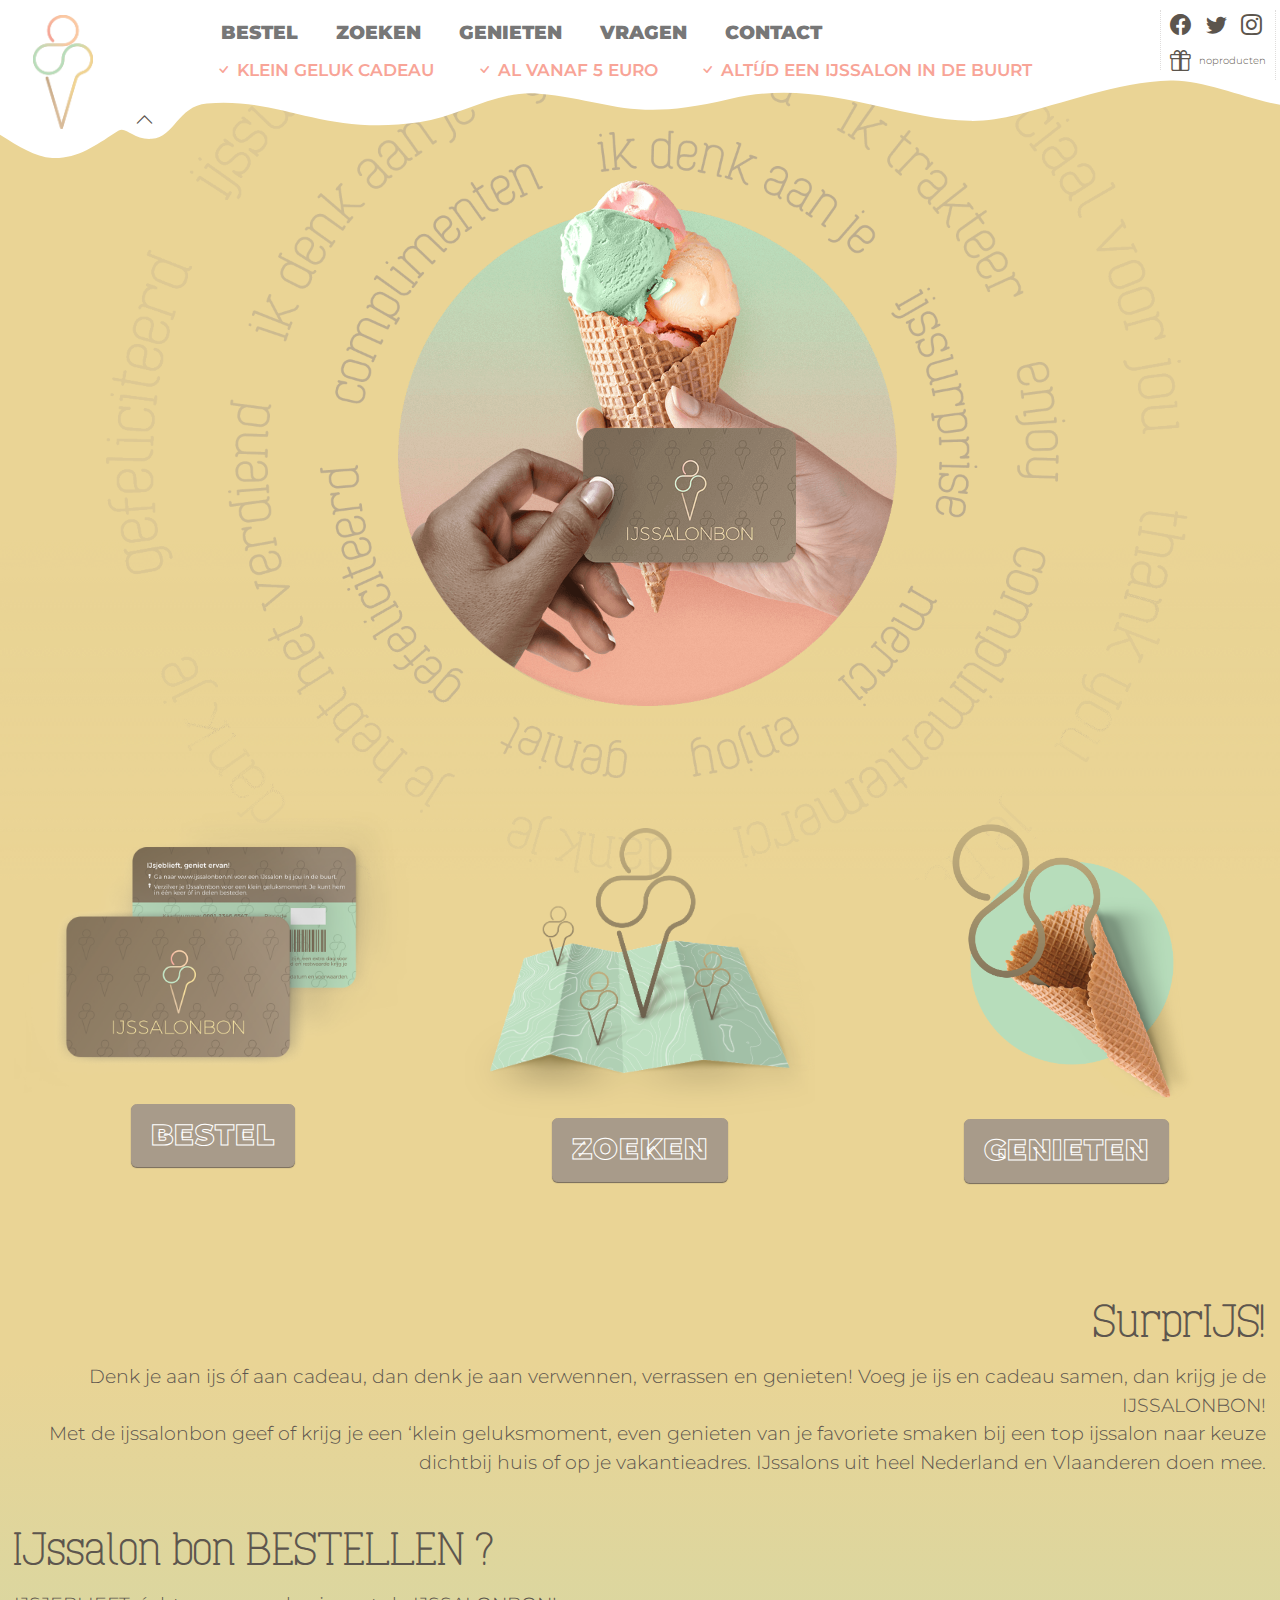
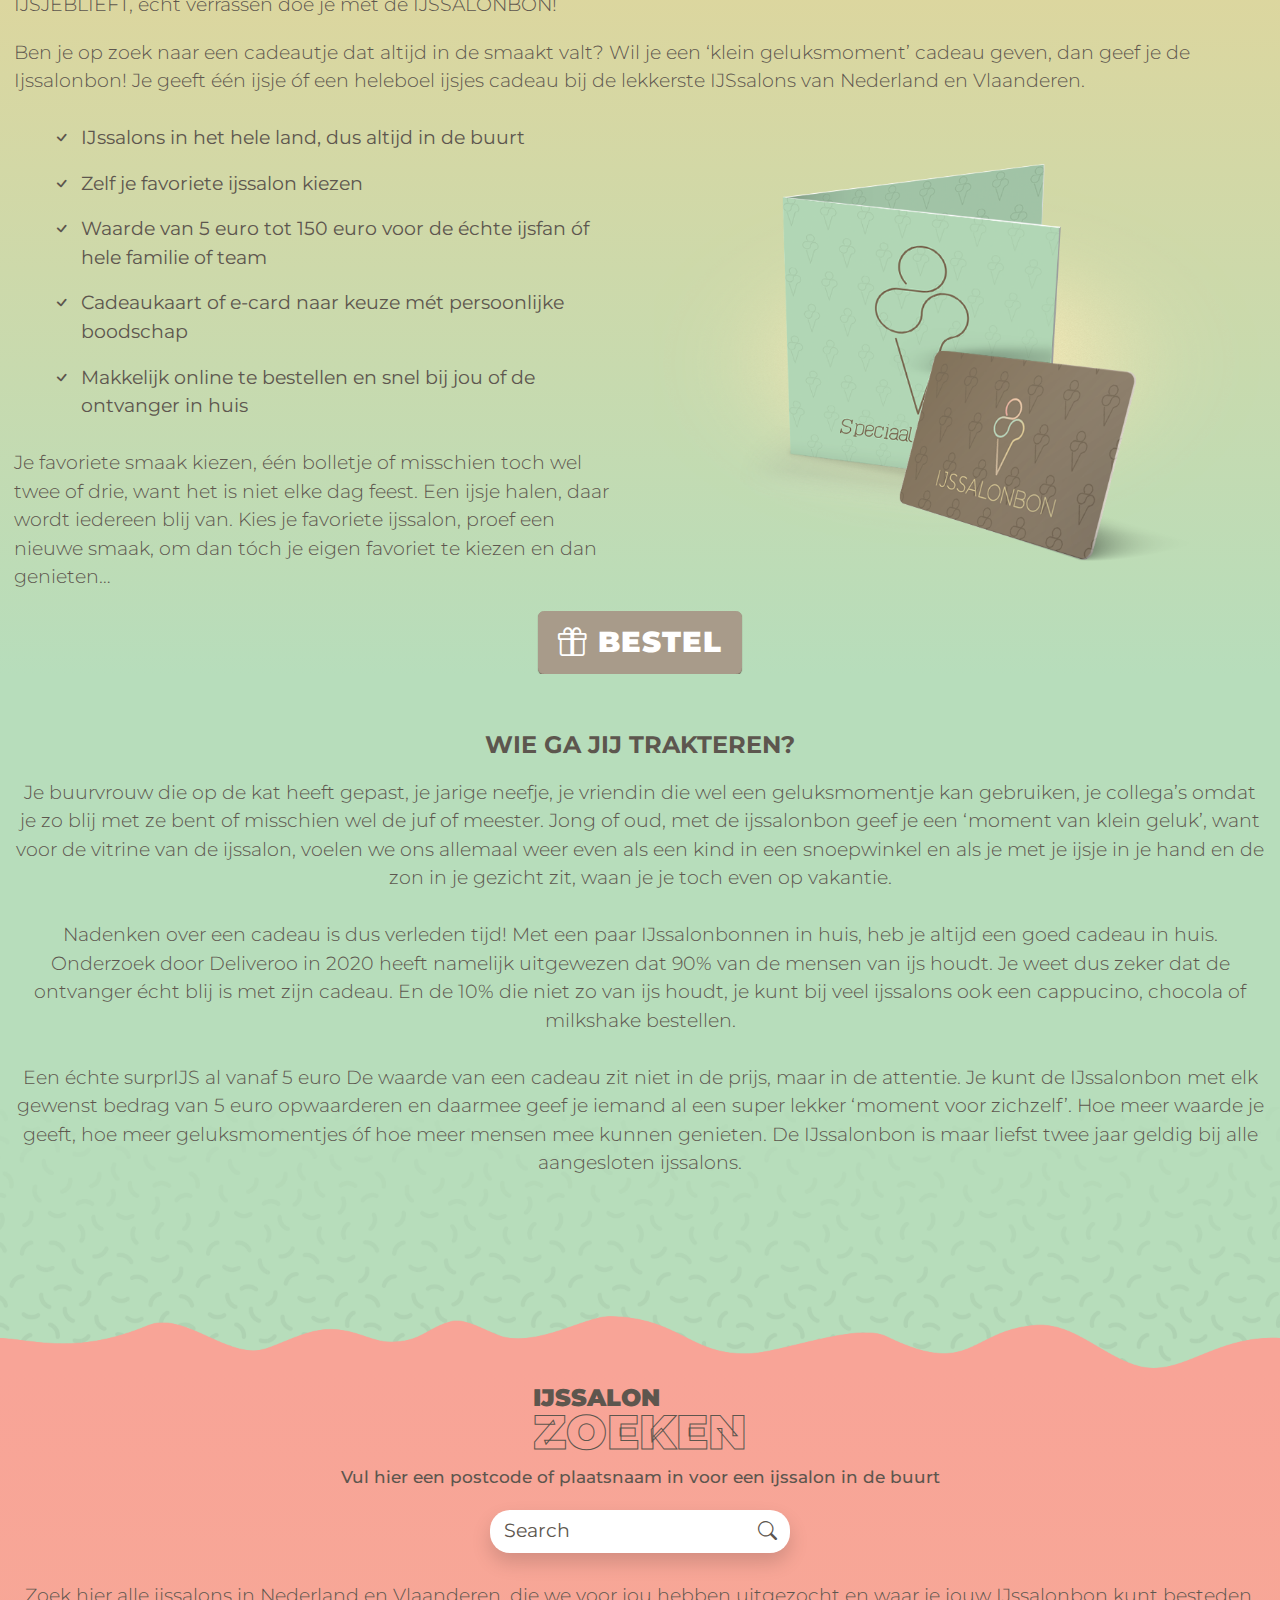
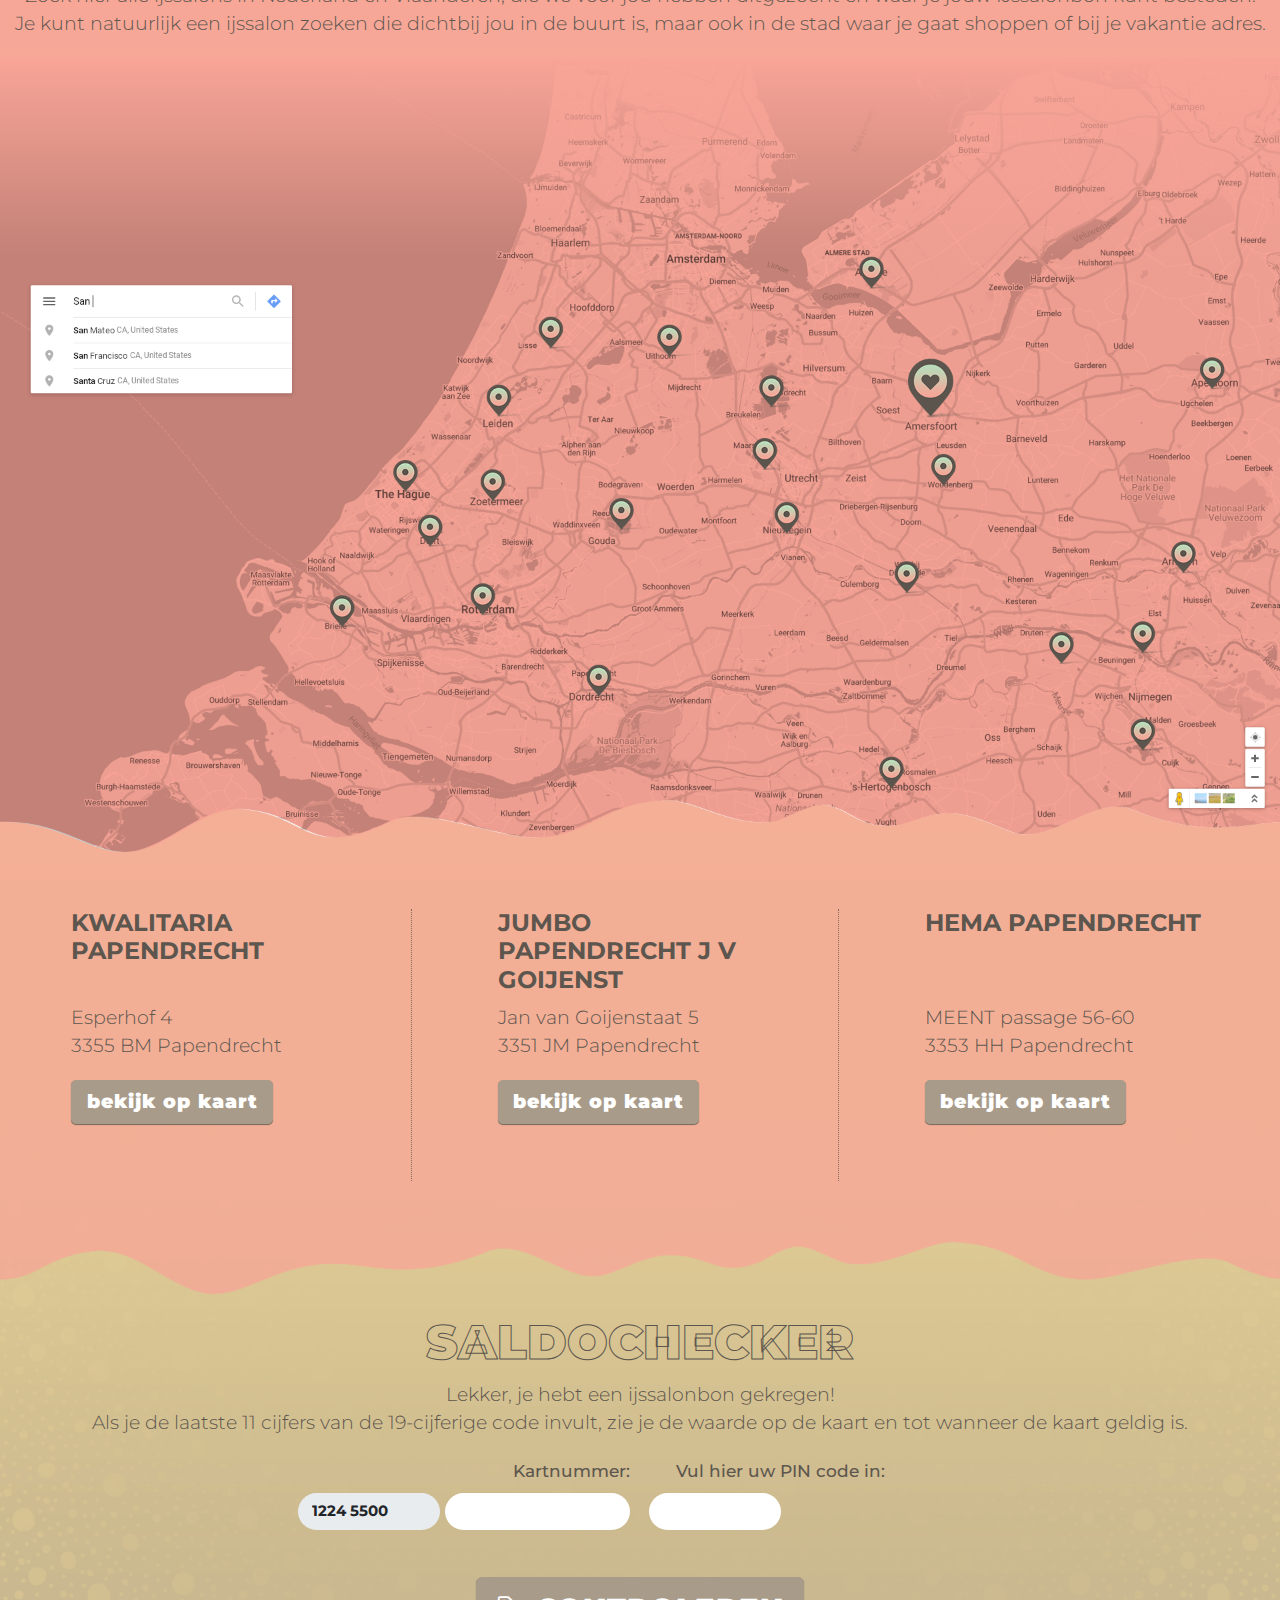
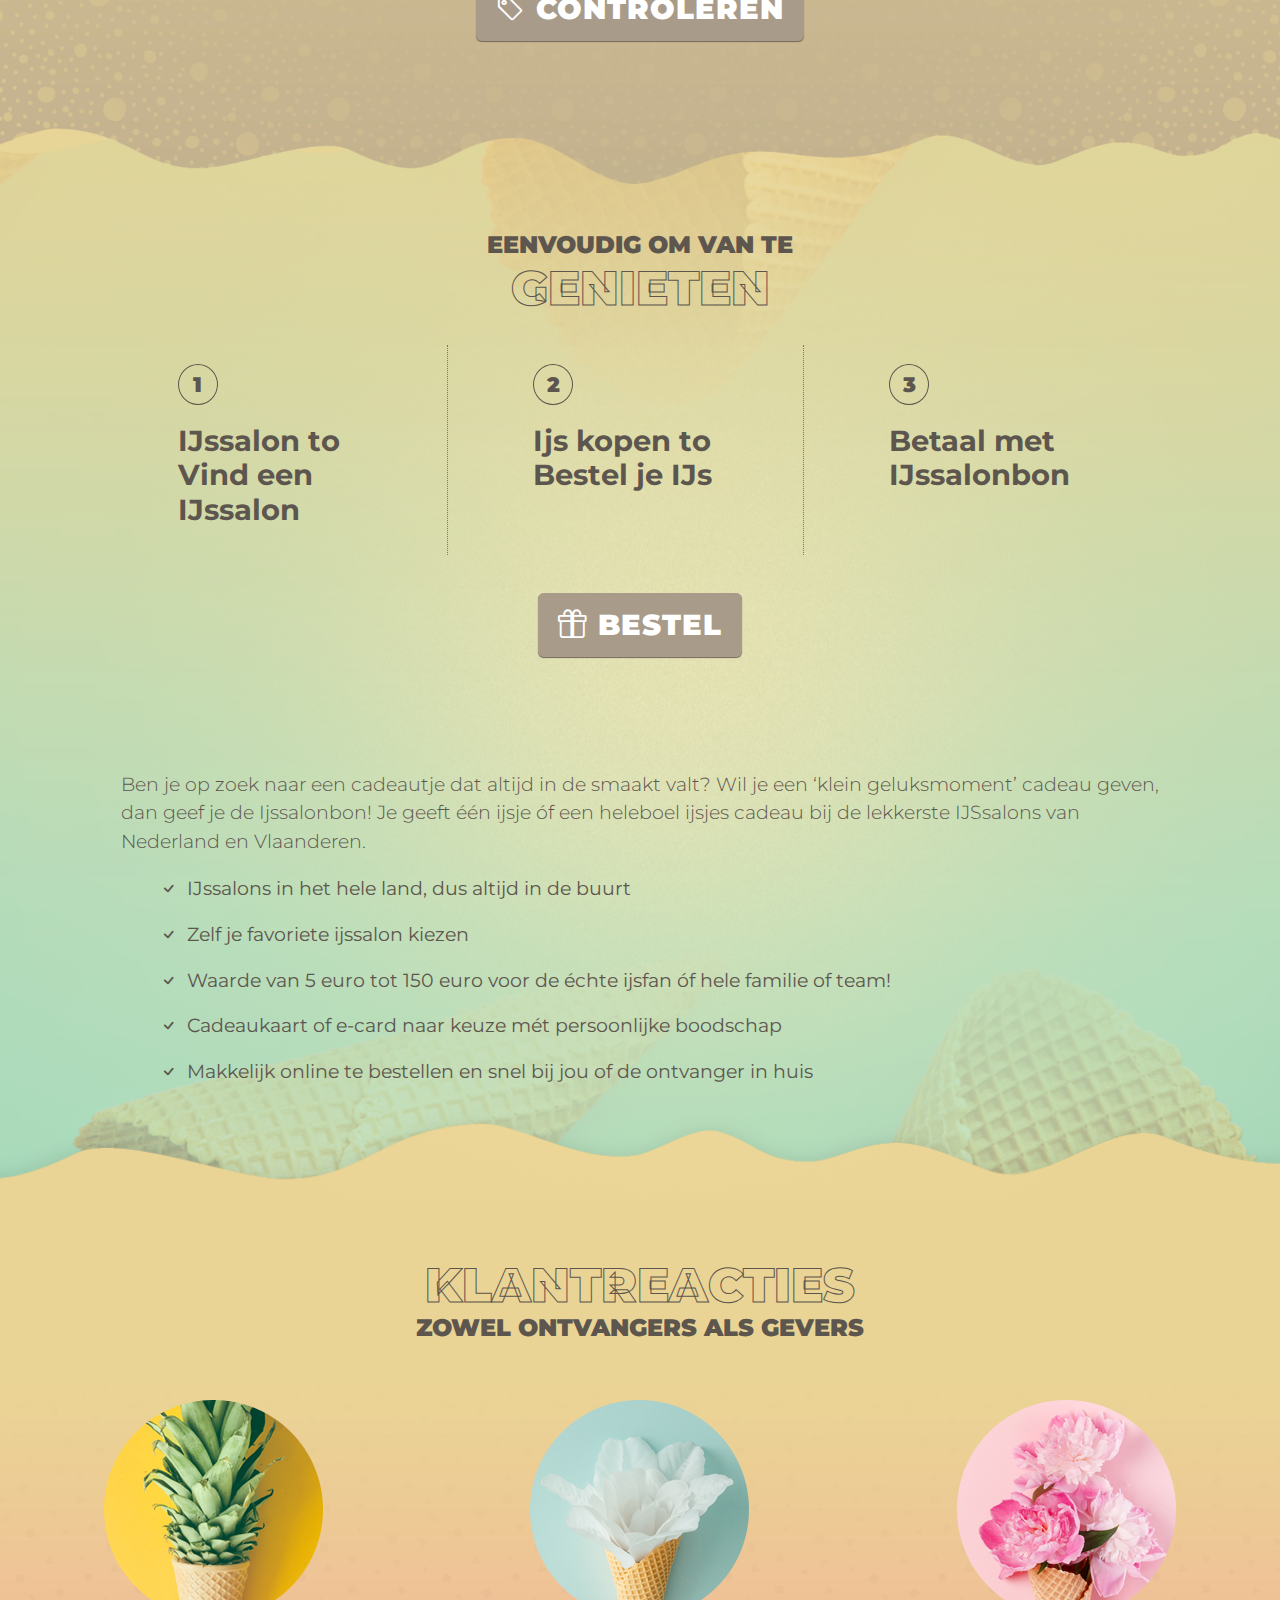
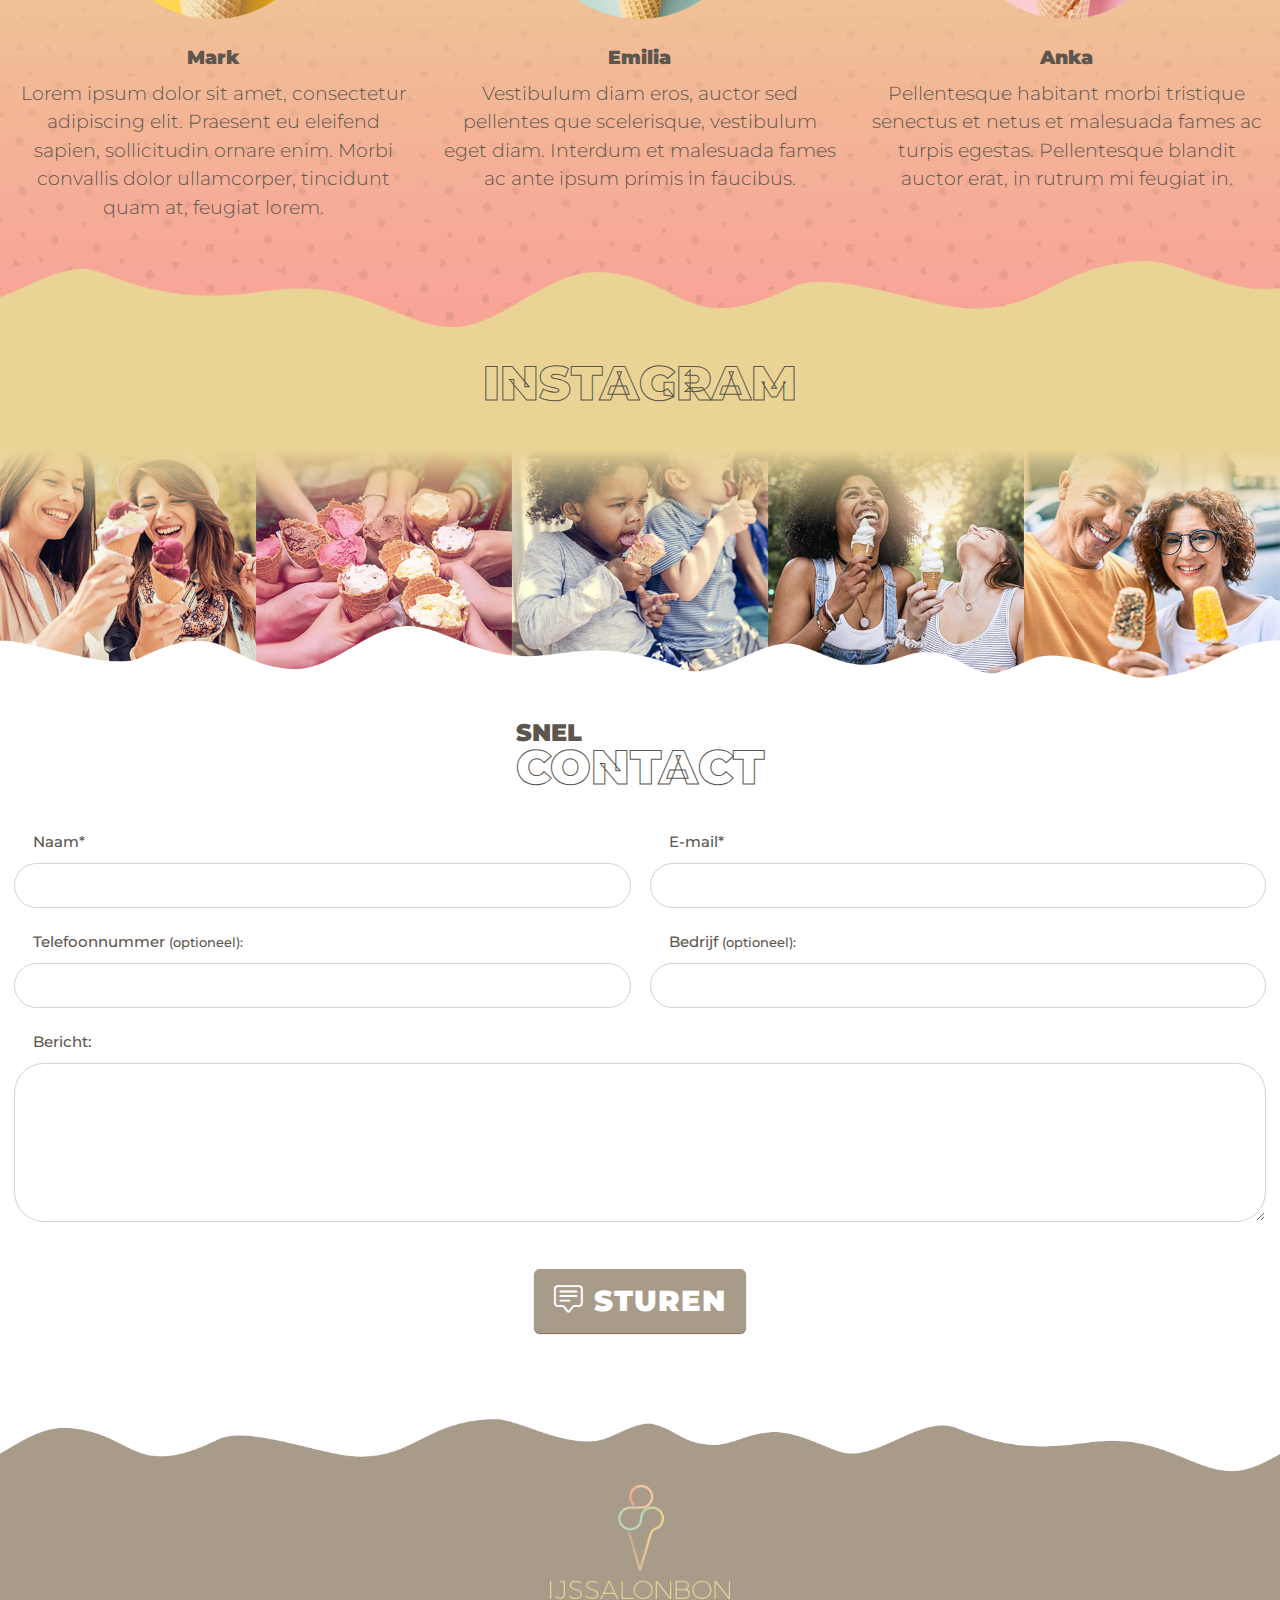
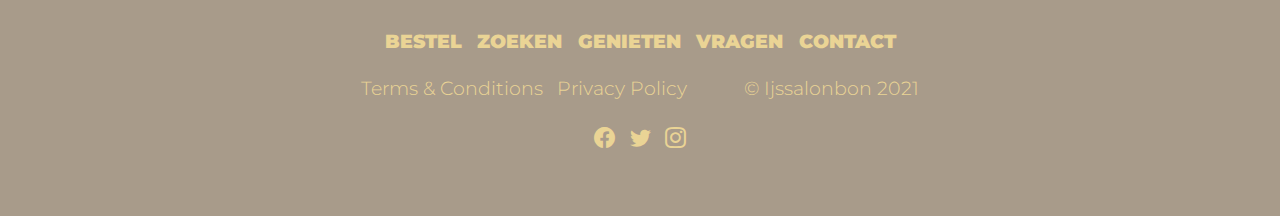
<file: index.html>
<!doctype html>
<html lang="nl">

<head>
  <!-- Required meta tags -->
  <meta charset="utf-8">
  <meta name="viewport" content="width=device-width, initial-scale=1">

  <!-- Bootstrap CSS -->
  <link href="vendor/bootstrap/css/bootstrap.min.css" rel="stylesheet">

  <!-- Bootstrap Icons -->
  <link rel="stylesheet" href="https://cdn.jsdelivr.net/npm/bootstrap-icons@1.4.1/font/bootstrap-icons.css">

  <!-- Google Fonts -->
  <link rel="preconnect" href="https://fonts.gstatic.com">
  <link href="https://fonts.googleapis.com/css2?family=Montserrat:ital,wght@0,100;0,200;0,300;0,400;0,500;0,600;0,700;0,800;0,900;1,100;1,200;1,300;1,400;1,500;1,600;1,700;1,800;1,900&display=swap" rel="stylesheet">

  <!-- Custom CSS -->
  <link rel="stylesheet" href="assets/css/style.css">

  <title>IJSS</title>
</head>

<body>
  <header class="pb-2">
    <nav class="navbar navbar-expand-lg navbar-light position-absolute w-100 pb-5">
      <div class="container align-items-start position-relative">
        <div class="d-flex align-items-end ps-0 ps-xxl-3 ms-0 ms-xxl-5">
          <a class="navbar-brand me-3 ms-3" href="#">
            <img src="assets/img/logo.png" width="60" alt="">
          </a>
          <a href="#" class="swipe-up"><i class="bi bi-chevron-up"></i></a>
        </div>
        <ul class="list-unstyled list-inline tick-nav d-flex d-lg-none">
          <li class="list-inline-item"><i class="bi bi-check"></i> Klein geluk cadeau</li>
          <li class="list-inline-item"><i class="bi bi-check"></i> al vanaf 5 euro</li>
          <li class="list-inline-item"><i class="bi bi-check"></i> altíjd een ijssalon in de buurt</li>
        </ul>
        <button class="navbar-toggler" type="button" data-bs-toggle="collapse" data-bs-target="#navbarSupportedContent"
          aria-controls="navbarSupportedContent" aria-expanded="false" aria-label="Toggle navigation">
          <span class="navbar-toggler-icon"></span>
        </button>
        
        <div class="collapse navbar-collapse justify-content-between align-items-start" id="navbarSupportedContent">
          <div class="d-flex flex-column">
            <ul class="navbar-nav me-auto mb-2 mb-lg-0 mt-2 main-nav">
              <li class="nav-item">
                <a class="nav-link" href="#">Bestel</a>
              </li>
              <li class="nav-item">
                <a class="nav-link" href="#">Zoeken</a>
              </li>
              <li class="nav-item">
                <a class="nav-link" href="#">Genieten</a>
              </li>
              <li class="nav-item">
                <a class="nav-link" href="#">vragen</a>
              </li>
              <li class="nav-item">
                <a class="nav-link" href="#">Contact</a>
              </li>
            </ul>
            <ul class="list-unstyled list-inline tick-nav d-none d-lg-flex">
              <li class="list-inline-item"><i class="bi bi-check"></i> Klein geluk cadeau</li>
              <li class="list-inline-item"><i class="bi bi-check"></i> al vanaf 5 euro</li>
              <li class="list-inline-item"><i class="bi bi-check"></i> altíjd een ijssalon in de buurt</li>
            </ul>
          </div>
          <div class="d-flex flex-column nav-right position-relative">
            <ul class="list-unstyled list-inline social-nav mb-1">
              <li class="list-inline-item">
                <a href=""><i class="bi bi-facebook"></i></a>
              </li>
              <li class="list-inline-item">
                <a href=""><i class="bi bi-twitter"></i></a>
              </li>
              <li class="list-inline-item">
                <a href=""><i class="bi bi-instagram"></i></a>
              </li>
            </ul>
            <ul class="list-unstyled list-inline cart-nav">
              <li class="list-inline-item">
                <a href=""><i class="bi bi-gift me-1"></i> noproducten</a>
              </li>
            </ul>
          </div>
        </div>
      </div>
    </nav><!-- /.navbar -->
  </header><!-- /header -->

  <main>
    <section class="hb text-center pb-5">
      <img src="assets/img/hb.png" alt="" class="img-fluid">
      <div class="container hb-boxes">
        <div class="row">
          <div class="col-lg-4">
            <div class="text-center">
              <img src="assets/img/cards.png" alt="" width="500" class="img-fluid">
            </div>
            <a href="" class="btn btn-primary btn-lg btn-bordered">BESTEL</a>
          </div>
          <div class="col-lg-4">
            <div class="text-center">
              <img src="assets/img/location.png" alt="" width="350" class="img-fluid">
            </div>
            <a href="" class="btn btn-primary btn-lg btn-bordered">ZOEKEN</a>
          </div>
          <div class="col-lg-4">
            <div class="text-center">
              <img src="assets/img/softy.png" alt="" width="280" class="img-fluid">
            </div>
            <a href="" class="btn btn-primary btn-lg btn-bordered">GENIETEN</a>
          </div>
        </div>
      </div>
    </section><!-- /.hb -->

    <section class="pt-5 middle">
      <div class="container">
        <div class="row">
          <div class="col">
            <h1 class="cabo text-end">SurprIJS!</h1>
            <p class="text-end">Denk je aan ijs óf aan cadeau, dan denk je aan verwennen, verrassen en genieten! Voeg je ijs en cadeau samen, dan krijg je de IJSSALONBON!<br>
              Met de ijssalonbon geef of krijg je een ‘klein geluksmoment, even genieten van je favoriete smaken bij een top ijssalon 
              naar keuze dichtbij huis of op je vakantieadres. IJssalons uit heel Nederland en Vlaanderen doen mee. 
              </p>
          </div>
        </div>
        <div class="row mt-4 align-items-center">
          <div class="col-12">
            <h1 class="cabo">IJssalon bon BESTELLEN ? </h1>
            <p>IJSJEBLIEFT, écht verrassen doe je met de IJSSALONBON!</p>
            <p>Ben je op zoek naar een cadeautje dat altijd in de smaakt valt? Wil je een ‘klein geluksmoment’ cadeau geven, dan 
              geef je de Ijssalonbon! Je geeft één ijsje óf een heleboel ijsjes cadeau bij de lekkerste IJSsalons van Nederland en 
              Vlaanderen.</p>
          </div>
            <div class="col-lg-6">
              <ul class="mb-4 mt-2 ticks">
                <li>IJssalons in het hele land, dus altijd in de buurt</li>
                <li>Zelf je favoriete ijssalon kiezen</li>
                <li>Waarde van 5 euro tot 150 euro voor de échte ijsfan óf hele familie of team</li>
                <li>Cadeaukaart of e-card naar keuze mét persoonlijke boodschap</li>
                <li>Makkelijk online te bestellen en snel bij jou of de ontvanger in huis</li>
              </ul>
              <p>Je favoriete smaak kiezen, één bolletje of misschien toch wel 
                twee of drie, want het is niet elke dag feest. Een ijsje halen, 
                daar wordt iedereen blij van. Kies je favoriete ijssalon, proef 
                een nieuwe smaak,  om dan tóch je eigen favoriet te kiezen en 
                dan genieten… </p>
            </div>
            <div class="col-lg-6">
              <div class="book text-center">
                <img src="assets/img/book.png" alt="" class="img-fluid w-75">
              </div>
            </div>
            <div class="col-lg-12 text-center">
              <a href="#" class="btn btn-primary btn-lg text-uppercase"><i class="bi bi-gift"></i> Bestel</a>
            </div>
          </div>
        </div>
      </div>
    </section><!-- /.middle -->

    <section class="pattern pb-5">
      <div class="container pb-5">
        <div class="row py-5">
          <div class="col-lg-12 text-center">
            <h5 class="text-uppercase font-bold mb-3">Wie ga jij trakteren?</h5>
            <p class="mb-4">Je buurvrouw die op de kat heeft gepast, je jarige neefje,  je vriendin die wel een geluksmomentje kan gebruiken, je 
              collega’s omdat je zo blij met ze bent of misschien wel de juf of meester. Jong of oud, met de ijssalonbon geef je een  
              ‘moment van klein geluk’, want voor de vitrine van de ijssalon, voelen we ons allemaal weer even als een kind in een 
              snoepwinkel en als je met je ijsje in je hand en de zon in je gezicht zit, waan je je toch even op vakantie. </p>
            <p class="mb-4">Nadenken over een cadeau is dus verleden tijd! Met een paar IJssalonbonnen in huis, heb je altijd een goed cadeau 
                in huis. Onderzoek door Deliveroo in 2020 heeft namelijk uitgewezen dat 90% van de mensen van ijs houdt. Je weet 
                dus zeker dat de ontvanger écht blij is met zijn cadeau. En de 10% die niet zo van ijs houdt, je kunt bij veel ijssalons 
                ook een cappucino, chocola of milkshake bestellen.</p>
            <p>Een échte surprIJS al vanaf 5 euro
              De waarde van een cadeau zit niet in de prijs, maar in de attentie. Je kunt de IJssalonbon met elk gewenst bedrag 
              van 5 euro opwaarderen en daarmee geef je iemand al een super lekker ‘moment voor zichzelf’. Hoe meer waarde je 
              geeft, hoe meer geluksmomentjes óf hoe meer mensen mee kunnen genieten. De IJssalonbon is maar liefst twee jaar 
              geldig bij alle aangesloten ijssalons.</p>
          </div>
        </div>
      </div>
    </section><!-- /.pattern -->

    <section class="map">
      <div class="map-info text-center">
        <div class="container">
          <div class="row">
            <div class="col">
              <h1 class="text-uppercase text-start d-inline-block stylish">
                <small>IJssalon</small><br>
                <span class="text-bordered">zoeken</span>
              </h1>
              <p class="font-regular"><small>Vul hier een postcode of plaatsnaam in voor een ijssalon in de buurt</small></p>

              <div class="form-group has-search position-relative ">
                <i class="bi bi-search form-control-feedback"></i>
                <input type="text" class="form-control shadow" placeholder="Search">
              </div>

              <p class="mt-4">Zoek hier alle ijssalons in Nederland en Vlaanderen, die we voor jou hebben uitgezocht en waar je jouw IJssalonbon kunt besteden. Je kunt 
                natuurlijk een ijssalon zoeken die dichtbij jou in de buurt is, maar ook in de stad waar je gaat shoppen of bij je vakantie adres.  </p>

            </div>
          </div>
        </div>
        <div id="map" class="position-relative">
          <img src="assets/img/map.png" alt="" class="img-fluid">
        </div>
      </div>
    </section><!-- /.map -->

    <section class="saldo pb-5 position-relative">
      <div class="boxes pb-5">
        <div class="container py-5">
          <div class="row  text-center text-md-start">
            <div class="col-md-4">
              <div class="box card bg-transparent border-0 rounded-0 h-100 px-2 px-lg-5 pb-5">
                <h5 class="font-bold h-100">KWALITARIA PAPENDRECHT</h5>
                <div class="card-body p-0">
                  <p>Esperhof 4<br>3355 BM Papendrecht</p>
                  <a href="" class="btn btn-primary">bekijk op kaart</a>
                </div>
              </div>
            </div>
            <div class="col-md-4">
              <div class="box card bg-transparent border-0 rounded-0 h-100 px-2 px-lg-5 pb-5">
                <h5 class="font-bold h-100">JUMBO PAPENDRECHT J V GOIJENST</h5>
                <div class="card-body p-0">
                  <p>Jan van Goijenstaat 5<br>
                    3351 JM Papendrecht</p>
                  <a href="" class="btn btn-primary">bekijk op kaart</a>
                </div>
              </div>
            </div>
            <div class="col-md-4">
              <div class="box card bg-transparent border-0 rounded-0 px-2 px-lg-5 h-100 box-last pb-5">
                <h5 class="font-bold h-100">HEMA PAPENDRECHT</h5>
                <div class="card-body p-0">
                  <p>MEENT passage 56-60<br>
                    3353 HH Papendrecht</p>
                  <a href="" class="btn btn-primary">bekijk op kaart</a>
                </div>
              </div>
            </div>
          </div>
        </div>
      </div><!-- /.boxes -->

      <div class="container pt-3 pb-5 mb-4">
        <div class="row">
          <div class="col">
            <h1 class="text-bordered-dark text-uppercase font-black text-center">Saldochecker</h1>
            <p class="text-center">Lekker, je hebt een ijssalonbon gekregen!<br>
            Als je de laatste 11 cijfers van de 19-cijferige code invult, zie je de waarde op de kaart en tot wanneer de kaart geldig is.</p>

            <div class="row">
              <div class="col-lg-8 offset-lg-2">
                <form class="row g-3">
                  <div class="col-md-5 offset-md-1">
                    <div class="text-end">
                      <label for="" class="form-label">Kartnummer:</label>
                    </div>
                    <div class="d-flex">
                      <input type="text" class="form-control w-75 me-1" id="" value="1224 5500" disabled>
                      <input type="password" class="form-control w-100" id="inputPassword4">
                    </div>
                  </div>
                  <div class="col-md-4">
                    <div class="text-center">
                      <label for="" class="form-label">Vul hier uw PIN code in:</label>
                    </div>
                    <input type="password" class="form-control w-50" id="inputPassword4">
                  </div>
                  <div class="col-md-12 text-center mt-4 pt-3">
                    <button class="btn btn-primary btn-lg text-uppercase"><i class="bi bi-tag"></i> controleren</button>
                  </div>
                </form>
              </div>
            </div>
          </div>
        </div>
      </div>
    </section><!-- /.saldo -->

    <section class="genieten pb-5">
      <div class="container">
        <div class="row text-center">
          <div class="col">
            <h5 class="text-uppercase font-black mb-0">eenvoudig om van te</h5>
            <h1 class="text-uppercase font-black text-bordered-dark">genieten</h1>
          </div>
        </div>
        <div class="row">
          <div class="col-lg-10 offset-lg-1 text-center text-md-start">
            <div class="row">
              <div class="col-md-4">
                <div class="step h-100 px-0 px-lg-4 px-xl-5 mt-3">
                  <span class="num">1</span>
                  <h4 class="font-bold">IJssalon to Vind een IJssalon</h4>
                </div>
              </div>
              <div class="col-md-4">
                <div class="step h-100 px-0 px-lg-4 px-xl-5 mt-3">
                  <span class="num border-1">2</span>
                  <h4 class="font-bold">Ijs kopen to Bestel je IJs </h4>
                </div>
              </div>
              <div class="col-md-4">
                <div class="step step-last h-100 px-0 px-lg-4 px-xl-5 mt-3">
                  <span class="num">3</span>
                  <h4 class="font-bold">Betaal met IJssalonbon</h4>
                </div>
              </div>
              <div class="col-12 text-center my-5">
                <a href="" class="btn btn-primary btn-lg text-uppercase"><i class="bi bi-gift"></i> bestel</a>
              </div>
              <div class="col-12">
                <p class="mt-5">Ben je op zoek naar een cadeautje dat altijd in de smaakt valt? Wil je een ‘klein geluksmoment’ cadeau geven, dan geef je de Ijssalonbon! Je geeft één ijsje óf een heleboel ijsjes cadeau bij de lekkerste IJSsalons van Nederland en Vlaanderen.</p>
                <ul class="ticks mb-5">
                  <li>IJssalons in het hele land, dus altijd in de buurt</li>
                  <li>Zelf je favoriete ijssalon kiezen</li>
                  <li>Waarde van 5 euro tot 150 euro voor de échte ijsfan óf hele familie of team!</li>
                  <li>Cadeaukaart of e-card naar keuze mét persoonlijke boodschap</li>
                  <li>Makkelijk online te bestellen en snel bij jou of de ontvanger in huis</li>
                </ul>
              </div>
            </div>
          </div>
        </div>
        
      </div>
    </section><!-- /.genieten -->

    <section class="klant text-center py-5">
      <div class="container">
        <div class="row">
          <div class="col-12">
            <h1 class="text-bordered-dark font-black text-uppercase mb-0">Klantreacties</h1>
            <h5 class="text-uppercase font-black mb-5">zowel ontvangers als gevers</h5>
          </div>
        </div>

        <div class="row mb-4">
          <div class="col-lg-4">
            <img src="assets/img/mark.png" alt="" class="img-fluid">
            <h6 class="font-black mt-4">Mark</h6>
            <p>Lorem ipsum dolor sit amet, consectetur 
              adipiscing elit. Praesent eu eleifend sapien, 
              sollicitudin ornare enim. Morbi convallis 
              dolor ullamcorper, tincidunt quam at, 
              feugiat lorem.</p>
          </div>
          <div class="col-lg-4">
            <img src="assets/img/emilia.png" alt="" class="img-fluid">
            <h6 class="font-black mt-4">Emilia</h6>
            <p>Vestibulum diam eros, auctor sed pellentes
              que scelerisque, vestibulum eget diam. 
              Interdum et malesuada fames ac ante 
              ipsum primis in faucibus.</p>
          </div>
          <div class="col-lg-4">
            <img src="assets/img/anka.png" alt="" class="img-fluid">
            <h6 class="font-black mt-4">Anka</h6>
            <p>Pellentesque habitant morbi tristique senectus 
              et netus et malesuada fames ac turpis egestas. 
              Pellentesque blandit auctor erat, in rutrum mi 
              feugiat in.</p>
          </div>
        </div>
      </div>
    </section><!-- /.klant -->

    <section class="insta position-relative pt-4">
      <div class="container position-relative">
        <div class="row">
          <div class="col-12 text-center">
            <h1 class="text-bordered-dark font-black text-uppercase">Instagram</h1>
          </div>
        </div>
      </div>
      <div class="strip row g-0 position-relative">
        <div class="col"><img src="assets/img/insta1.jpg" alt="" class="img-fluid"></div>
        <div class="col"><img src="assets/img/insta2.jpg" alt="" class="img-fluid"></div>
        <div class="col"><img src="assets/img/insta3.jpg" alt="" class="img-fluid"></div>
        <div class="col"><img src="assets/img/insta4.jpg" alt="" class="img-fluid"></div>
        <div class="col"><img src="assets/img/insta5.jpg" alt="" class="img-fluid"></div>
      </div>
    </section><!-- /.insta -->

    <section class="contact">
      <div class="container">
        <div class="row">
          <div class="col-12 text-center mb-4">
            <h1 class="text-uppercase text-start d-inline-block stylish">
              <small>Snel</small><br>
              <span class="text-bordered">contact</span>
            </h1>
          </div>
          <div class="col-12">
            <form class="row g-3">
              <div class="col-md-6">
                <label for="" class="form-label">Naam*</label>
                <input type="text" class="form-control" id="">
              </div>
              <div class="col-md-6">
                <label for="" class="form-label">E-mail*</label>
                <input type="email" class="form-control" id="">
              </div>
              <div class="col-md-6">
                <label for="" class="form-label">Telefoonnummer <small>(optioneel):</small></label>
                <input type="text" class="form-control" id="">
              </div>
              <div class="col-md-6">
                <label for="" class="form-label">Bedrijf <small>(optioneel):</small></label>
                <input type="text" class="form-control" id="">
              </div>
              <div class="col-12">
                <label for="" class="form-label">Bericht:</label>
                <textarea class="form-control" id="" rows="5"></textarea>
              </div>
              <div class="col-12 text-center pt-4">
                <button type="submit" class="btn btn-primary text-uppercase btn-lg"><i class="bi bi-chat-square-text"></i> sturen</button>
              </div>
            </form>
          </div>
        </div>
      </div>
    </section><!-- /.contact -->

    <div class="my-5">&nbsp;</div>
  </main><!-- /main -->

  <footer class="footer text-center pt-2 pb-5">
    <div class="container">
      <div class="row">
        <div class="col-12">
          <img src="assets/img/footer-logo.png" alt="" width="180">
          <div class="d-flex flex-column mt-3 text-uppercase font-black">
            <ul class="list-inline text-center pt-2">
              <li class="list-inline-item"><a href="">Bestel</a></li>
              <li class="list-inline-item"><a href="">Zoeken</a></li>
              <li class="list-inline-item"><a href="">Genieten</a></li>
              <li class="list-inline-item"><a href="">vragen</a></li>
              <li class="list-inline-item"><a href="">Contact</a></li>
            </ul>
          </div>
          <div class="d-flex flex-row justify-content-center">
            <ul class="list-inline me-5">
              <li class="list-inline-item"><a href="">Terms & Conditions</a></li>
              <li class="list-inline-item"><a href="">Privacy Policy</a></li>
            </ul>
            <ul class="list-inline">
              <li class="list-inline-item">© Ijssalonbon 2021</li>
            </ul>
          </div>

          <div class="d-flex justify-content-center">
            <ul class="list-unstyled list-inline social-nav mb-1">
              <li class="list-inline-item">
                <a href=""><i class="bi bi-facebook"></i></a>
              </li>
              <li class="list-inline-item">
                <a href=""><i class="bi bi-twitter"></i></a>
              </li>
              <li class="list-inline-item">
                <a href=""><i class="bi bi-instagram"></i></a>
              </li>
            </ul>
          </div>
        </div>
      </div>
    </div>
  </footer><!-- /footer -->

  <!-- Optional JavaScript; choose one of the two! -->

  <script src="https://cdnjs.cloudflare.com/ajax/libs/jquery/2.1.3/jquery.min.js"></script>
  <!-- Option 1: Bootstrap Bundle with Popper -->
  <script src="vendor/bootstrap/js/bootstrap.bundle.js"></script>

 
</body>

</html>
</file>
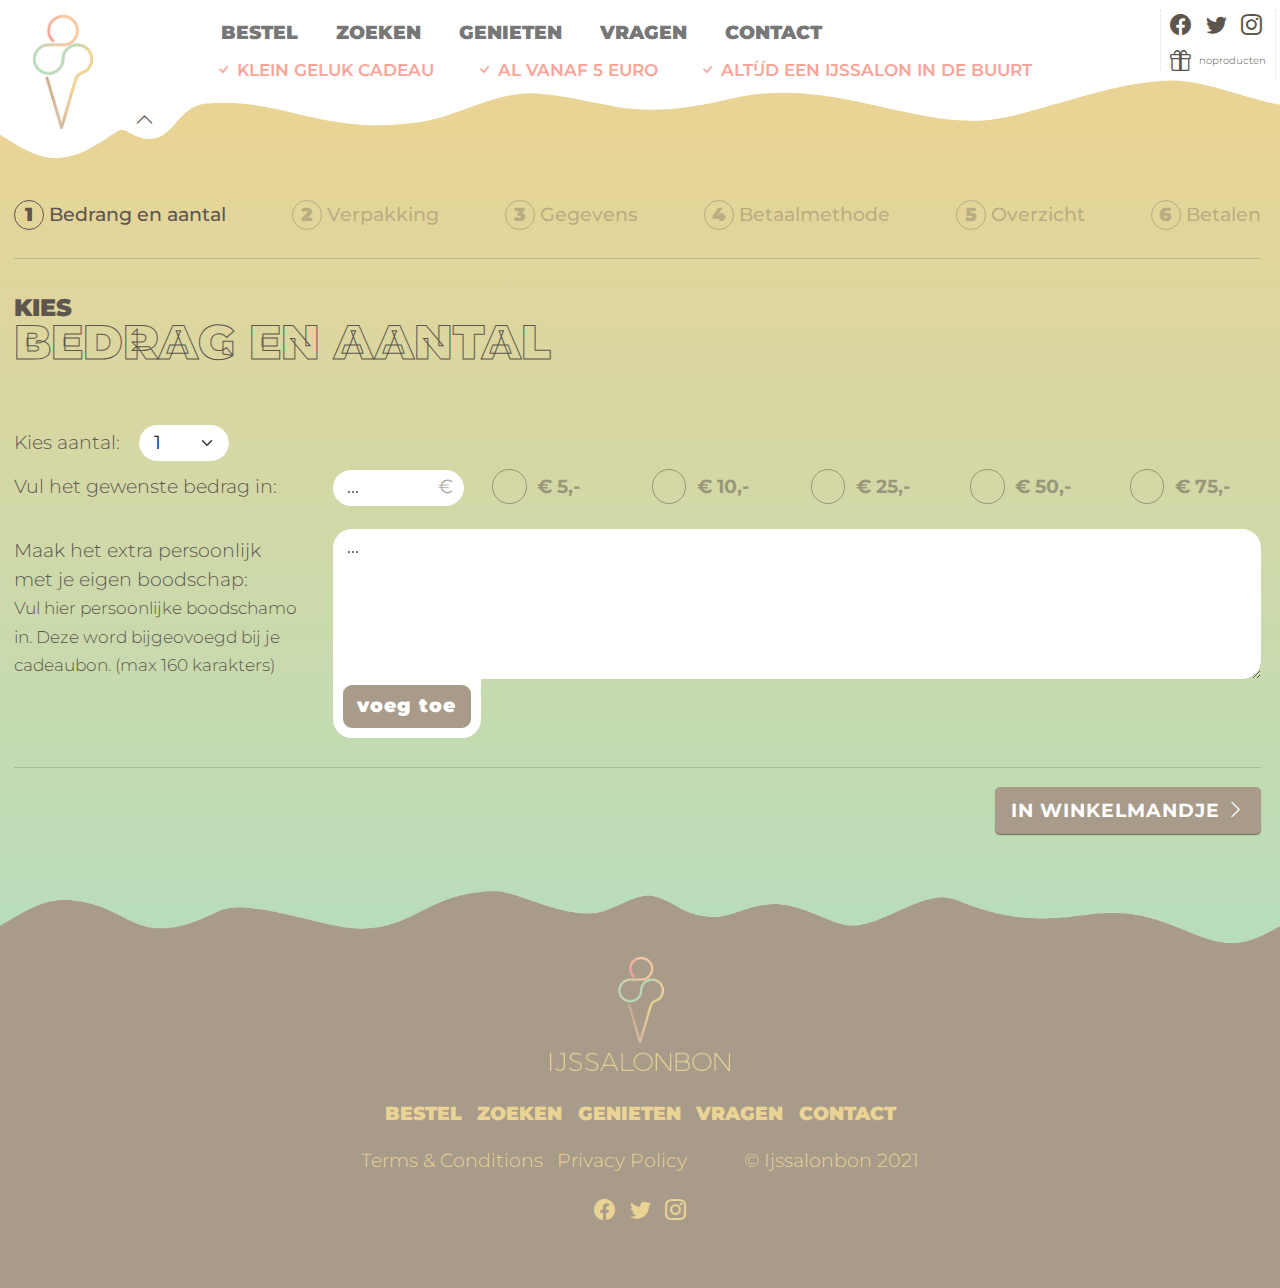
<file: 1.html>
<!doctype html>
<html lang="nl">

<head>
    <!-- Required meta tags -->
    <meta charset="utf-8">
    <meta name="viewport" content="width=device-width, initial-scale=1">

    <!-- Bootstrap CSS -->
    <link href="vendor/bootstrap/css/bootstrap.min.css" rel="stylesheet">

    <!-- Bootstrap Icons -->
    <link rel="stylesheet" href="https://cdn.jsdelivr.net/npm/bootstrap-icons@1.4.1/font/bootstrap-icons.css">

    <!-- Google Fonts -->
    <link rel="preconnect" href="https://fonts.gstatic.com">
    <link
        href="https://fonts.googleapis.com/css2?family=Montserrat:ital,wght@0,100;0,200;0,300;0,400;0,500;0,600;0,700;0,800;0,900;1,100;1,200;1,300;1,400;1,500;1,600;1,700;1,800;1,900&display=swap"
        rel="stylesheet">

    <!-- Custom CSS -->
    <link rel="stylesheet" href="assets/css/style.css">

    <title>Bedrag En Aantal | IJSS</title>
</head>

<body>
    <header class="pb-2">
        <nav class="navbar navbar-expand-lg navbar-light position-absolute w-100 pb-5">
            <div class="container align-items-start position-relative">
                <div class="d-flex align-items-end ps-0 ps-xxl-3 ms-0 ms-xxl-5">
                    <a class="navbar-brand me-3 ms-3" href="#">
                        <img src="assets/img/logo.png" width="60" alt="">
                    </a>
                    <a href="#" class="swipe-up"><i class="bi bi-chevron-up"></i></a>
                </div>
                <ul class="list-unstyled list-inline tick-nav d-flex d-lg-none">
                    <li class="list-inline-item"><i class="bi bi-check"></i> Klein geluk cadeau</li>
                    <li class="list-inline-item"><i class="bi bi-check"></i> al vanaf 5 euro</li>
                    <li class="list-inline-item"><i class="bi bi-check"></i> altíjd een ijssalon in de buurt</li>
                </ul>
                <button class="navbar-toggler" type="button" data-bs-toggle="collapse"
                    data-bs-target="#navbarSupportedContent" aria-controls="navbarSupportedContent"
                    aria-expanded="false" aria-label="Toggle navigation">
                    <span class="navbar-toggler-icon"></span>
                </button>

                <div class="collapse navbar-collapse justify-content-between align-items-start"
                    id="navbarSupportedContent">
                    <div class="d-flex flex-column">
                        <ul class="navbar-nav me-auto mb-2 mb-lg-0 mt-2 main-nav">
                            <li class="nav-item">
                                <a class="nav-link" href="#">Bestel</a>
                            </li>
                            <li class="nav-item">
                                <a class="nav-link" href="#">Zoeken</a>
                            </li>
                            <li class="nav-item">
                                <a class="nav-link" href="#">Genieten</a>
                            </li>
                            <li class="nav-item">
                                <a class="nav-link" href="#">vragen</a>
                            </li>
                            <li class="nav-item">
                                <a class="nav-link" href="#">Contact</a>
                            </li>
                        </ul>
                        <ul class="list-unstyled list-inline tick-nav d-none d-lg-flex">
                            <li class="list-inline-item"><i class="bi bi-check"></i> Klein geluk cadeau</li>
                            <li class="list-inline-item"><i class="bi bi-check"></i> al vanaf 5 euro</li>
                            <li class="list-inline-item"><i class="bi bi-check"></i> altíjd een ijssalon in de buurt
                            </li>
                        </ul>
                    </div>
                    <div class="d-flex flex-column nav-right position-relative">
                        <ul class="list-unstyled list-inline social-nav mb-1">
                            <li class="list-inline-item">
                                <a href=""><i class="bi bi-facebook"></i></a>
                            </li>
                            <li class="list-inline-item">
                                <a href=""><i class="bi bi-twitter"></i></a>
                            </li>
                            <li class="list-inline-item">
                                <a href=""><i class="bi bi-instagram"></i></a>
                            </li>
                        </ul>
                        <ul class="list-unstyled list-inline cart-nav">
                            <li class="list-inline-item">
                                <a href=""><i class="bi bi-gift me-1"></i> noproducten</a>
                            </li>
                        </ul>
                    </div>
                </div>
            </div>
        </nav><!-- /.navbar -->
    </header><!-- /header -->

    <main>
        <section class="middle inner pb-5">
            <div class="container">
                <div class="row">
                    <div class="col">
                        <ul class="d-flex justify-content-between list-unstyled num-list mb-4 text-center">
                            <li class="current"><span>1</span> <span class="d-none d-md-block d-lg-inline-block">Bedrang en aantal</span></li>
                            <li><span>2</span> <span class="d-none d-md-block d-lg-inline-block">Verpakking</span></li>
                            <li><span>3</span> <span class="d-none d-md-block d-lg-inline-block">Gegevens</span></li>
                            <li><span>4</span> <span class="d-none d-md-block d-lg-inline-block">Betaalmethode</span></li>
                            <li><span>5</span> <span class="d-none d-md-block d-lg-inline-block">Overzicht</span></li>
                            <li><span>6</span> <span class="d-none d-md-block d-lg-inline-block">Betalen</span></li>
                        </ul>
                        <hr>
                        <h1 class="text-uppercase text-start d-inline-block stylish mb-5">
                            <small>kies</small><br>
                            <span class="text-bordered">bedrag en aantal</span>
                        </h1>
                        <form class="steps-form mb-4">
                            <div class="row g-3 align-items-center mb-2 mb-xl-0">
                                <div class="col-6 col-sm-3 col-lg-auto">
                                    <label for="" class="col-form-label">Kies aantal:</label>
                                </div>
                                <div class="col-6 col-sm-3 col-lg-auto">
                                    <select class="form-select form-control" aria-label="Default select example">
                                        <option selected value="1">1</option>
                                        <option value="2">2</option>
                                        <option value="3">3</option>
                                        <option value="4">4</option>
                                    </select>
                                </div>
                            </div>
                            <div class="row align-items-center mb-3">
                                <label for="" class="col-sm-3 col-form-label">Vul het gewenste bedrag in:</label>
                                <div class="col-sm-9">
                                    <div class="row align-items-center">
                                        <div class="col-xl-2 mb-2 mb-xl-0">
                                            <div class="input-group">
                                                <input type="text" class="form-control" aria-label="..." placeholder="...">
                                                <span class="input-group-text">€</span>
                                            </div>
                                        </div>
                                        <div class="col-xl-2 col-lg-4 mb-2 mb-xl-0">
                                            <div class="form-check font-bold">
                                                <input class="form-check-input" type="radio" name="flexRadioDefault"
                                                    id="flexRadioDefault1">
                                                <label class="form-check-label" for="flexRadioDefault1">
                                                    € 5,-
                                                </label>
                                            </div>
                                        </div>
                                        <div class="col-xl-2 col-lg-4 mb-2 mb-xl-0">
                                            <div class="form-check font-bold">
                                                <input class="form-check-input" type="radio" name="flexRadioDefault"
                                                    id="flexRadioDefault1">
                                                <label class="form-check-label" for="flexRadioDefault1">
                                                    € 10,-
                                                </label>
                                            </div>
                                        </div>
                                        <div class="col-xl-2 col-lg-4 mb-2 mb-xl-0">
                                            <div class="form-check font-bold">
                                                <input class="form-check-input" type="radio" name="flexRadioDefault"
                                                    id="flexRadioDefault1">
                                                <label class="form-check-label" for="flexRadioDefault1">
                                                    € 25,-
                                                </label>
                                            </div>
                                        </div>
                                        <div class="col-xl-2 col-lg-4 mb-2 mb-xl-0">
                                            <div class="form-check font-bold">
                                                <input class="form-check-input" type="radio" name="flexRadioDefault"
                                                    id="flexRadioDefault1">
                                                <label class="form-check-label" for="flexRadioDefault1">
                                                    € 50,-
                                                </label>
                                            </div>
                                        </div>
                                        <div class="col-xl-2 col-lg-4 mb-2 mb-xl-0">
                                            <div class="form-check font-bold">
                                                <input class="form-check-input" type="radio" name="flexRadioDefault"
                                                    id="flexRadioDefault1">
                                                <label class="form-check-label" for="flexRadioDefault1">
                                                    € 75,-
                                                </label>
                                            </div>
                                        </div>
                                    </div>
                                </div>
                            </div>
                            <div class="row">
                                <label for="" class="col-sm-3 col-form-label">Maak het extra persoonlijk 
                                    met je eigen boodschap:<br><small>Vul hier persoonlijke boodschamo 
                                        in. Deze word bijgeovoegd bij je 
                                        cadeaubon. (max 160 karakters)</small></label>
                                <div class="col-sm-9">
                                    <textarea name="" id="" rows="5" class="form-control" placeholder="..."></textarea>
                                    <button type="submit" class="btn btn-primary">voeg toe</button>
                                </div>
                            </div>
                        </form>
                        <hr>
                        <div class="row mb-5">
                            <div class="col-12 text-end">
                                <a href="" class="pt-2 btn btn-primary text-uppercase font-bold">in winkelmandje <i class="bi bi-chevron-right"></i></a>
                            </div>
                        </div>
                    </div>
                </div>
            </div>
            </div>
            <div class="my-2">&nbsp;</div>
        </section><!-- /.middle -->
    </main><!-- /main -->

    <footer class="footer text-center pt-2 pb-5">
        <div class="container">
            <div class="row">
                <div class="col-12">
                    <img src="assets/img/footer-logo.png" alt="" width="180">
                    <div class="d-flex flex-column mt-3 text-uppercase font-black">
                        <ul class="list-inline text-center pt-2">
                            <li class="list-inline-item"><a href="">Bestel</a></li>
                            <li class="list-inline-item"><a href="">Zoeken</a></li>
                            <li class="list-inline-item"><a href="">Genieten</a></li>
                            <li class="list-inline-item"><a href="">vragen</a></li>
                            <li class="list-inline-item"><a href="">Contact</a></li>
                        </ul>
                    </div>
                    <div class="d-flex flex-row justify-content-center">
                        <ul class="list-inline me-5">
                            <li class="list-inline-item"><a href="">Terms & Conditions</a></li>
                            <li class="list-inline-item"><a href="">Privacy Policy</a></li>
                        </ul>
                        <ul class="list-inline">
                            <li class="list-inline-item">© Ijssalonbon 2021</li>
                        </ul>
                    </div>

                    <div class="d-flex justify-content-center">
                        <ul class="list-unstyled list-inline social-nav mb-1">
                            <li class="list-inline-item">
                                <a href=""><i class="bi bi-facebook"></i></a>
                            </li>
                            <li class="list-inline-item">
                                <a href=""><i class="bi bi-twitter"></i></a>
                            </li>
                            <li class="list-inline-item">
                                <a href=""><i class="bi bi-instagram"></i></a>
                            </li>
                        </ul>
                    </div>
                </div>
            </div>
        </div>
    </footer><!-- /footer -->

    <!-- Optional JavaScript; choose one of the two! -->

    <script src="https://cdnjs.cloudflare.com/ajax/libs/jquery/2.1.3/jquery.min.js"></script>
    <!-- Option 1: Bootstrap Bundle with Popper -->
    <script src="vendor/bootstrap/js/bootstrap.bundle.js"></script>


</body>


</html>
</file>
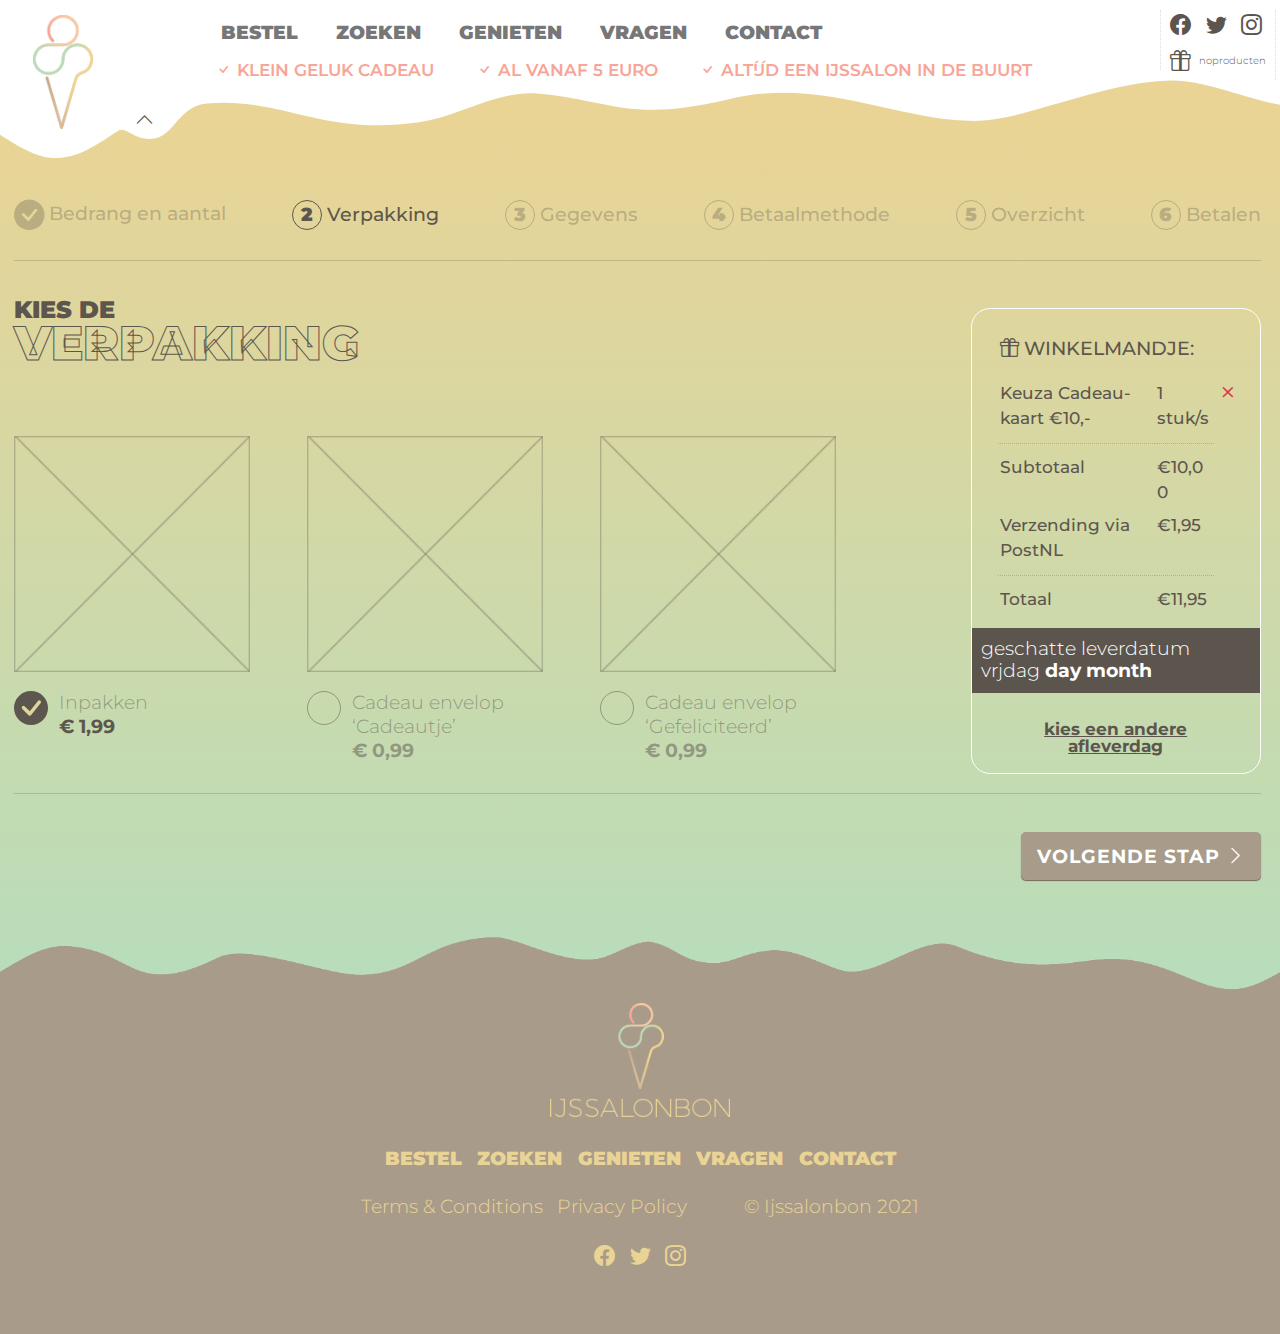
<file: 2.html>
<!doctype html>
<html lang="nl">

<head>
    <!-- Required meta tags -->
    <meta charset="utf-8">
    <meta name="viewport" content="width=device-width, initial-scale=1">

    <!-- Bootstrap CSS -->
    <link href="vendor/bootstrap/css/bootstrap.min.css" rel="stylesheet">

    <!-- Bootstrap Icons -->
    <link rel="stylesheet" href="https://cdn.jsdelivr.net/npm/bootstrap-icons@1.4.1/font/bootstrap-icons.css">

    <!-- Google Fonts -->
    <link rel="preconnect" href="https://fonts.gstatic.com">
    <link
        href="https://fonts.googleapis.com/css2?family=Montserrat:ital,wght@0,100;0,200;0,300;0,400;0,500;0,600;0,700;0,800;0,900;1,100;1,200;1,300;1,400;1,500;1,600;1,700;1,800;1,900&display=swap"
        rel="stylesheet">

    <!-- Custom CSS -->
    <link rel="stylesheet" href="assets/css/style.css">

    <title>Verpakking | IJSS</title>
</head>

<body>
    <header class="pb-2">
        <nav class="navbar navbar-expand-lg navbar-light position-absolute w-100 pb-5">
            <div class="container align-items-start position-relative">
                <div class="d-flex align-items-end ps-0 ps-xxl-3 ms-0 ms-xxl-5">
                    <a class="navbar-brand me-3 ms-3" href="#">
                        <img src="assets/img/logo.png" width="60" alt="">
                    </a>
                    <a href="#" class="swipe-up"><i class="bi bi-chevron-up"></i></a>
                </div>
                <ul class="list-unstyled list-inline tick-nav d-flex d-lg-none">
                    <li class="list-inline-item"><i class="bi bi-check"></i> Klein geluk cadeau</li>
                    <li class="list-inline-item"><i class="bi bi-check"></i> al vanaf 5 euro</li>
                    <li class="list-inline-item"><i class="bi bi-check"></i> altíjd een ijssalon in de buurt</li>
                </ul>
                <button class="navbar-toggler" type="button" data-bs-toggle="collapse"
                    data-bs-target="#navbarSupportedContent" aria-controls="navbarSupportedContent"
                    aria-expanded="false" aria-label="Toggle navigation">
                    <span class="navbar-toggler-icon"></span>
                </button>

                <div class="collapse navbar-collapse justify-content-between align-items-start"
                    id="navbarSupportedContent">
                    <div class="d-flex flex-column">
                        <ul class="navbar-nav me-auto mb-2 mb-lg-0 mt-2 main-nav">
                            <li class="nav-item">
                                <a class="nav-link" href="#">Bestel</a>
                            </li>
                            <li class="nav-item">
                                <a class="nav-link" href="#">Zoeken</a>
                            </li>
                            <li class="nav-item">
                                <a class="nav-link" href="#">Genieten</a>
                            </li>
                            <li class="nav-item">
                                <a class="nav-link" href="#">vragen</a>
                            </li>
                            <li class="nav-item">
                                <a class="nav-link" href="#">Contact</a>
                            </li>
                        </ul>
                        <ul class="list-unstyled list-inline tick-nav d-none d-lg-flex">
                            <li class="list-inline-item"><i class="bi bi-check"></i> Klein geluk cadeau</li>
                            <li class="list-inline-item"><i class="bi bi-check"></i> al vanaf 5 euro</li>
                            <li class="list-inline-item"><i class="bi bi-check"></i> altíjd een ijssalon in de buurt
                            </li>
                        </ul>
                    </div>
                    <div class="d-flex flex-column nav-right position-relative">
                        <ul class="list-unstyled list-inline social-nav mb-1">
                            <li class="list-inline-item">
                                <a href=""><i class="bi bi-facebook"></i></a>
                            </li>
                            <li class="list-inline-item">
                                <a href=""><i class="bi bi-twitter"></i></a>
                            </li>
                            <li class="list-inline-item">
                                <a href=""><i class="bi bi-instagram"></i></a>
                            </li>
                        </ul>
                        <ul class="list-unstyled list-inline cart-nav">
                            <li class="list-inline-item">
                                <a href=""><i class="bi bi-gift me-1"></i> noproducten</a>
                            </li>
                        </ul>
                    </div>
                </div>
            </div>
        </nav><!-- /.navbar -->
    </header><!-- /header -->

    <main>
        <section class="middle inner pb-5">
            <div class="container">
                <div class="row">
                    <div class="col">
                        <ul class="d-flex justify-content-between list-unstyled num-list mb-4 text-center">
                            <li><i class="bi bi-check-circle-fill lh-1 align-middle"></i> <span class="d-none d-md-block d-lg-inline-block">Bedrang en aantal</span></li>
                            <li class="current"><span>2</span> <span class="d-none d-md-block d-lg-inline-block">Verpakking</span></li>
                            <li><span>3</span> <span class="d-none d-md-block d-lg-inline-block">Gegevens</span></li>
                            <li><span>4</span> <span class="d-none d-md-block d-lg-inline-block">Betaalmethode</span></li>
                            <li><span>5</span> <span class="d-none d-md-block d-lg-inline-block">Overzicht</span></li>
                            <li><span>6</span> <span class="d-none d-md-block d-lg-inline-block">Betalen</span></li>
                        </ul>
                        <hr>
                        <div class="row">
                            <div class="col-xl-8 col-lg-8">
                                <h1 class="text-uppercase text-start d-inline-block stylish">
                                    <small>kies de</small><br>
                                    <span class="text-bordered">Verpakking</span>
                                </h1>
                                <form class="row g-5 mt-1 steps-form text-center text-md-start">
                                    <div class="col-md-4">
                                        <img src="assets/img/placeholder.png" alt="" class="img-fluid">
                                        <div class="form-check mt-3">
                                            <input class="form-check-input align-top" type="radio" name="flexRadioDefault" checked>
                                            <label class="form-check-label lh-sm" for="">
                                                Inpakken<div class="font-bold">€ 1,99</div>
                                            </label>
                                        </div>
                                    </div>
                                    <div class="col-md-4">
                                        <img src="assets/img/placeholder.png" alt="" class="img-fluid">
                                        <div class="form-check mt-3">
                                            <input class="form-check-input align-top" type="radio" name="flexRadioDefault">
                                            <label class="form-check-label lh-sm" for="">
                                                Cadeau envelop ‘Cadeautje’<div class="font-bold">€ 0,99</div>
                                            </label>
                                        </div>
                                    </div>
                                    <div class="col-md-4">
                                        <img src="assets/img/placeholder.png" alt="" class="img-fluid">
                                        <div class="form-check mt-3">
                                            <input class="form-check-input align-top" type="radio" name="flexRadioDefault">
                                            <label class="form-check-label lh-sm" for="flexRadioDefault1">
                                                Cadeau envelop ‘Gefeliciteerd’<div class="font-bold">€ 0,99</div>
                                            </label>
                                        </div>
                                    </div>
                                </form>
                            </div>
                            <div class="col-xl-3 offset-xl-1 col-lg-4">
                                <div class="card cart bg-transparent mt-4">
                                    <h6 class="px-4 pt-4"><i class="bi bi-gift"></i> WINKELMANDJE:</h6>
                                    <ul class="list-unstyled px-4 mb-0">
                                        <li class="row g-1">
                                            <div class="col-8 bb py-2">
                                                <p class="font-regular small">Keuza Cadeau-
                                                    kaart €10,- </p>
                                            </div>
                                            <div class="col-3 bb py-2">
                                                <p class="font-regular small">1 stuk/s</p>
                                            </div>
                                            <div class="col-1 py-2">
                                                <a href="" class="text-danger h5"><i class="bi bi-x"></i></a>
                                            </div>
                                        </li>
                                        <li class="row g-1">
                                            <div class="col-8 pt-2">
                                                <p class="font-regular small">Subtotaal</p>
                                            </div>
                                            <div class="col-3 pt-2">
                                                <p class="font-regular small">€10,00</p>
                                            </div>
                                            <div class="col-1 py-t">
                                            </div>
                                            <div class="col-8 bb pb-2">
                                                <p class="font-regular small">Verzending via PostNL</p>
                                            </div>
                                            <div class="col-3 bb pb-2">
                                                <p class="font-regular small">€1,95</p>
                                            </div>
                                            <div class="col-1 pb-2">
                                            </div>
                                        </li>
                                        <li class="row g-1">
                                            <div class="col-8 py-2">
                                                <p class="font-regular small">Totaal</p>
                                            </div>
                                            <div class="col-3 py-2">
                                                <p class="font-regular small">€11,95</p>
                                            </div>
                                            <div class="col-1 py-2">
                                            </div>
                                        </li>
                                    </ul>
                                    <h6 class="p-2 mt-1 bg-dark text-white font-light">geschatte leverdatum vrjdag <b class="font-bold">day month</b></h6>
                                    <a href="" class="text-center font-bold text-dark px-5 lh-1 my-3 small">kies een andere
                                        afleverdag</a>
                                </div>
                            </div>
                        </div>
                        <hr>
                        <div class="row mb-5 pt-3">
                            <div class="col-12 text-end">
                                <a href="" class="pt-2 btn btn-primary text-uppercase font-bold">volgende stap <i class="bi bi-chevron-right"></i></a>
                            </div>
                        </div>
                    </div>
                </div>
            </div>
            </div>
            <div class="my-2">&nbsp;</div>
        </section><!-- /.middle -->
    </main><!-- /main -->

    <footer class="footer text-center pt-2 pb-5">
        <div class="container">
            <div class="row">
                <div class="col-12">
                    <img src="assets/img/footer-logo.png" alt="" width="180">
                    <div class="d-flex flex-column mt-3 text-uppercase font-black">
                        <ul class="list-inline text-center pt-2">
                            <li class="list-inline-item"><a href="">Bestel</a></li>
                            <li class="list-inline-item"><a href="">Zoeken</a></li>
                            <li class="list-inline-item"><a href="">Genieten</a></li>
                            <li class="list-inline-item"><a href="">vragen</a></li>
                            <li class="list-inline-item"><a href="">Contact</a></li>
                        </ul>
                    </div>
                    <div class="d-flex flex-row justify-content-center">
                        <ul class="list-inline me-5">
                            <li class="list-inline-item"><a href="">Terms & Conditions</a></li>
                            <li class="list-inline-item"><a href="">Privacy Policy</a></li>
                        </ul>
                        <ul class="list-inline">
                            <li class="list-inline-item">© Ijssalonbon 2021</li>
                        </ul>
                    </div>

                    <div class="d-flex justify-content-center">
                        <ul class="list-unstyled list-inline social-nav mb-1">
                            <li class="list-inline-item">
                                <a href=""><i class="bi bi-facebook"></i></a>
                            </li>
                            <li class="list-inline-item">
                                <a href=""><i class="bi bi-twitter"></i></a>
                            </li>
                            <li class="list-inline-item">
                                <a href=""><i class="bi bi-instagram"></i></a>
                            </li>
                        </ul>
                    </div>
                </div>
            </div>
        </div>
    </footer><!-- /footer -->

    <!-- Optional JavaScript; choose one of the two! -->

    <script src="https://cdnjs.cloudflare.com/ajax/libs/jquery/2.1.3/jquery.min.js"></script>
    <!-- Option 1: Bootstrap Bundle with Popper -->
    <script src="vendor/bootstrap/js/bootstrap.bundle.js"></script>


</body>


</html>
</file>
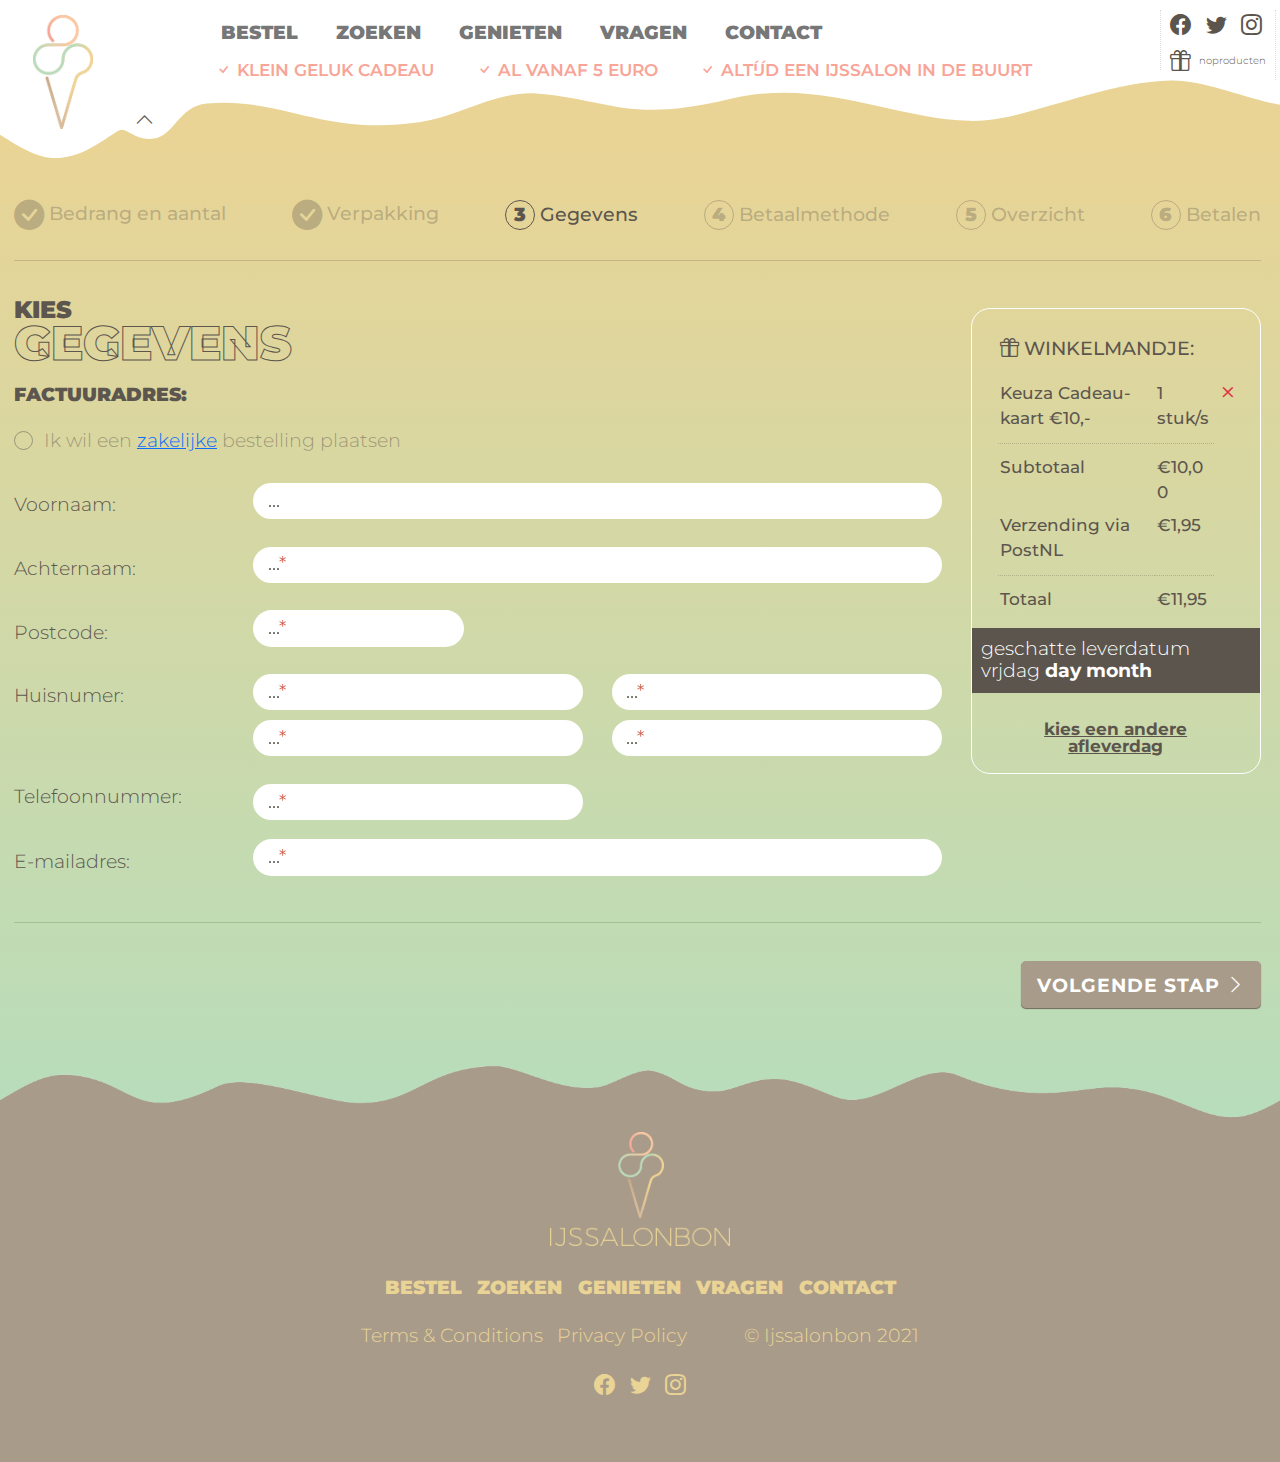
<file: 3.html>
<!doctype html>
<html lang="nl">

<head>
    <!-- Required meta tags -->
    <meta charset="utf-8">
    <meta name="viewport" content="width=device-width, initial-scale=1">

    <!-- Bootstrap CSS -->
    <link href="vendor/bootstrap/css/bootstrap.min.css" rel="stylesheet">

    <!-- Bootstrap Icons -->
    <link rel="stylesheet" href="https://cdn.jsdelivr.net/npm/bootstrap-icons@1.4.1/font/bootstrap-icons.css">

    <!-- Google Fonts -->
    <link rel="preconnect" href="https://fonts.gstatic.com">
    <link
        href="https://fonts.googleapis.com/css2?family=Montserrat:ital,wght@0,100;0,200;0,300;0,400;0,500;0,600;0,700;0,800;0,900;1,100;1,200;1,300;1,400;1,500;1,600;1,700;1,800;1,900&display=swap"
        rel="stylesheet">

    <!-- Custom CSS -->
    <link rel="stylesheet" href="assets/css/style.css">

    <title>Gegevens | IJSS</title>
</head>

<body>
    <header class="pb-2">
        <nav class="navbar navbar-expand-lg navbar-light position-absolute w-100 pb-5">
            <div class="container align-items-start position-relative">
                <div class="d-flex align-items-end ps-0 ps-xxl-3 ms-0 ms-xxl-5">
                    <a class="navbar-brand me-3 ms-3" href="#">
                        <img src="assets/img/logo.png" width="60" alt="">
                    </a>
                    <a href="#" class="swipe-up"><i class="bi bi-chevron-up"></i></a>
                </div>
                <ul class="list-unstyled list-inline tick-nav d-flex d-lg-none">
                    <li class="list-inline-item"><i class="bi bi-check"></i> Klein geluk cadeau</li>
                    <li class="list-inline-item"><i class="bi bi-check"></i> al vanaf 5 euro</li>
                    <li class="list-inline-item"><i class="bi bi-check"></i> altíjd een ijssalon in de buurt</li>
                </ul>
                <button class="navbar-toggler" type="button" data-bs-toggle="collapse"
                    data-bs-target="#navbarSupportedContent" aria-controls="navbarSupportedContent"
                    aria-expanded="false" aria-label="Toggle navigation">
                    <span class="navbar-toggler-icon"></span>
                </button>

                <div class="collapse navbar-collapse justify-content-between align-items-start"
                    id="navbarSupportedContent">
                    <div class="d-flex flex-column">
                        <ul class="navbar-nav me-auto mb-2 mb-lg-0 mt-2 main-nav">
                            <li class="nav-item">
                                <a class="nav-link" href="#">Bestel</a>
                            </li>
                            <li class="nav-item">
                                <a class="nav-link" href="#">Zoeken</a>
                            </li>
                            <li class="nav-item">
                                <a class="nav-link" href="#">Genieten</a>
                            </li>
                            <li class="nav-item">
                                <a class="nav-link" href="#">vragen</a>
                            </li>
                            <li class="nav-item">
                                <a class="nav-link" href="#">Contact</a>
                            </li>
                        </ul>
                        <ul class="list-unstyled list-inline tick-nav d-none d-lg-flex">
                            <li class="list-inline-item"><i class="bi bi-check"></i> Klein geluk cadeau</li>
                            <li class="list-inline-item"><i class="bi bi-check"></i> al vanaf 5 euro</li>
                            <li class="list-inline-item"><i class="bi bi-check"></i> altíjd een ijssalon in de buurt
                            </li>
                        </ul>
                    </div>
                    <div class="d-flex flex-column nav-right position-relative">
                        <ul class="list-unstyled list-inline social-nav mb-1">
                            <li class="list-inline-item">
                                <a href=""><i class="bi bi-facebook"></i></a>
                            </li>
                            <li class="list-inline-item">
                                <a href=""><i class="bi bi-twitter"></i></a>
                            </li>
                            <li class="list-inline-item">
                                <a href=""><i class="bi bi-instagram"></i></a>
                            </li>
                        </ul>
                        <ul class="list-unstyled list-inline cart-nav">
                            <li class="list-inline-item">
                                <a href=""><i class="bi bi-gift me-1"></i> noproducten</a>
                            </li>
                        </ul>
                    </div>
                </div>
            </div>
        </nav><!-- /.navbar -->
    </header><!-- /header -->

    <main>
        <section class="middle inner pb-5">
            <div class="container">
                <div class="row">
                    <div class="col">
                        <ul class="d-flex justify-content-between list-unstyled num-list mb-4 text-center">
                            <li><i class="bi bi-check-circle-fill lh-1 align-middle"></i> <span class="d-none d-md-block d-lg-inline-block">Bedrang en aantal</span></li>
                            <li><i class="bi bi-check-circle-fill lh-1 align-middle"></i> <span class="d-none d-md-block d-lg-inline-block">Verpakking</span></li>
                            <li class="current"><span>3</span> <span class="d-none d-md-block d-lg-inline-block">Gegevens</span></li>
                            <li><span>4</span> <span class="d-none d-md-block d-lg-inline-block">Betaalmethode</span></li>
                            <li><span>5</span> <span class="d-none d-md-block d-lg-inline-block">Overzicht</span></li>
                            <li><span>6</span> <span class="d-none d-md-block d-lg-inline-block">Betalen</span></li>
                        </ul>
                        <hr>
                        <div class="row">
                            <div class="col-lg-8 col-xl-9">
                                <h1 class="text-uppercase text-start d-inline-block stylish">
                                    <small>kies</small><br>
                                    <span class="text-bordered">Gegevens</span>
                                </h1>
                                <h6 class="font-black mt-2">FACTUURADRES:</h6>
                                <div class="form-check mt-3">
                                    <input class="form-check-input" type="radio" name="flexRadioDefault">
                                    <label class="form-check-label" for="">
                                        Ik wil een <a href="">zakelijke</a> bestelling plaatsen
                                    </label>
                                </div>
                                <form class="mt-4 steps-form">
                                    <div class="row mb-3">
                                        <label for="" class="col-sm-4 col-md-3 col-form-label">Voornaam:</label>
                                        <div class="col-sm-8 col-md-9">
                                            <input type="text" class="form-control" id="" placeholder="...">
                                        </div>
                                    </div>
                                    <div class="row mb-3">
                                        <label for="" class="col-sm-4 col-md-3 col-form-label">Achternaam:</label>
                                        <div class="col-sm-8 col-md-9">
                                            <input type="text" class="form-control" id="" placeholder="...*">
                                        </div>
                                    </div>
                                    <div class="row mb-3">
                                        <label for="" class="col-sm-4 col-md-3 col-form-label">Postcode:</label>
                                        <div class="col-sm-3">
                                            <input type="text" class="form-control" id="" placeholder="...*">
                                        </div>
                                    </div>
                                    <div class="row mb-3">
                                        <label for="" class="col-sm-4 col-md-3 col-form-label">Huisnumer:</label>
                                        <div class="col-sm-8 col-md-9">
                                            <div class="row">
                                                <div class="col-sm-6 mb-3 mb-sm-0">
                                                    <input type="text" class="form-control" id="" placeholder="...*">
                                                </div>
                                                <div class="col-sm-6 mb-3 mb-sm-0">
                                                    <input type="text" class="form-control" id="" placeholder="...*">
                                                </div>
                                            </div>
                                            <div class="row mt-2">
                                                <div class="col-sm-6 mb-3 mb-sm-0">
                                                    <input type="text" class="form-control" id="" placeholder="...*">
                                                </div>
                                                <div class="col-sm-6 mb-3 mb-sm-0">
                                                    <input type="text" class="form-control" id="" placeholder="...*">
                                                </div>
                                            </div>
                                        </div>
                                    </div>
                                    <div class="row mb-3">
                                        <label for="" class="col-sm-4 col-md-3 col-form-label">Telefoonnummer:</label>
                                        <div class="col-sm-8 col-md-9">
                                            <div class="row mt-2">
                                                <div class="col-sm-6">
                                                    <input type="text" class="form-control" id="" placeholder="...*">
                                                </div>
                                            </div>
                                        </div>
                                    </div>
                                    <div class="row mb-3">
                                        <label for="" class="col-sm-4 col-md-3 col-form-label">E-mailadres:</label>
                                        <div class="col-sm-8 col-md-9">
                                            <input type="text" class="form-control" id="" placeholder="...*">
                                        </div>
                                    </div>
                                </form>
                            </div>
                            <div class="col-lg-4 col-xl-3">
                                <div class="card cart bg-transparent mt-4">
                                    <h6 class="px-4 pt-4"><i class="bi bi-gift"></i> WINKELMANDJE:</h6>
                                    <ul class="list-unstyled px-4 mb-0">
                                        <li class="row g-1">
                                            <div class="col-8 bb py-2">
                                                <p class="font-regular small">Keuza Cadeau-
                                                    kaart €10,- </p>
                                            </div>
                                            <div class="col-3 bb py-2">
                                                <p class="font-regular small">1 stuk/s</p>
                                            </div>
                                            <div class="col-1 py-2">
                                                <a href="" class="text-danger h5"><i class="bi bi-x"></i></a>
                                            </div>
                                        </li>
                                        <li class="row g-1">
                                            <div class="col-8 pt-2">
                                                <p class="font-regular small">Subtotaal</p>
                                            </div>
                                            <div class="col-3 pt-2">
                                                <p class="font-regular small">€10,00</p>
                                            </div>
                                            <div class="col-1 py-t">
                                            </div>
                                            <div class="col-8 bb pb-2">
                                                <p class="font-regular small">Verzending via PostNL</p>
                                            </div>
                                            <div class="col-3 bb pb-2">
                                                <p class="font-regular small">€1,95</p>
                                            </div>
                                            <div class="col-1 pb-2">
                                            </div>
                                        </li>
                                        <li class="row g-1">
                                            <div class="col-8 py-2">
                                                <p class="font-regular small">Totaal</p>
                                            </div>
                                            <div class="col-3 py-2">
                                                <p class="font-regular small">€11,95</p>
                                            </div>
                                            <div class="col-1 py-2">
                                            </div>
                                        </li>
                                    </ul>
                                    <h6 class="p-2 mt-1 bg-dark text-white font-light">geschatte leverdatum vrjdag <b class="font-bold">day month</b></h6>
                                    <a href="" class="text-center font-bold text-dark px-5 lh-1 my-3 small">kies een andere
                                        afleverdag</a>
                                </div>
                            </div>
                        </div>
                        <hr>
                        <div class="row mb-5 pt-3">
                            <div class="col-12 text-end">
                                <a href="" class="pt-2 btn btn-primary text-uppercase font-bold">volgende stap <i class="bi bi-chevron-right"></i></a>
                            </div>
                        </div>
                    </div>
                </div>
            </div>
            </div>
            <div class="my-2">&nbsp;</div>
        </section><!-- /.middle -->
    </main><!-- /main -->

    <footer class="footer text-center pt-2 pb-5">
        <div class="container">
            <div class="row">
                <div class="col-12">
                    <img src="assets/img/footer-logo.png" alt="" width="180">
                    <div class="d-flex flex-column mt-3 text-uppercase font-black">
                        <ul class="list-inline text-center pt-2">
                            <li class="list-inline-item"><a href="">Bestel</a></li>
                            <li class="list-inline-item"><a href="">Zoeken</a></li>
                            <li class="list-inline-item"><a href="">Genieten</a></li>
                            <li class="list-inline-item"><a href="">vragen</a></li>
                            <li class="list-inline-item"><a href="">Contact</a></li>
                        </ul>
                    </div>
                    <div class="d-flex flex-row justify-content-center">
                        <ul class="list-inline me-5">
                            <li class="list-inline-item"><a href="">Terms & Conditions</a></li>
                            <li class="list-inline-item"><a href="">Privacy Policy</a></li>
                        </ul>
                        <ul class="list-inline">
                            <li class="list-inline-item">© Ijssalonbon 2021</li>
                        </ul>
                    </div>

                    <div class="d-flex justify-content-center">
                        <ul class="list-unstyled list-inline social-nav mb-1">
                            <li class="list-inline-item">
                                <a href=""><i class="bi bi-facebook"></i></a>
                            </li>
                            <li class="list-inline-item">
                                <a href=""><i class="bi bi-twitter"></i></a>
                            </li>
                            <li class="list-inline-item">
                                <a href=""><i class="bi bi-instagram"></i></a>
                            </li>
                        </ul>
                    </div>
                </div>
            </div>
        </div>
    </footer><!-- /footer -->

    <!-- Optional JavaScript; choose one of the two! -->

    <script src="https://cdnjs.cloudflare.com/ajax/libs/jquery/2.1.3/jquery.min.js"></script>
    <!-- Option 1: Bootstrap Bundle with Popper -->
    <script src="vendor/bootstrap/js/bootstrap.bundle.js"></script>


</body>


</html>
</file>
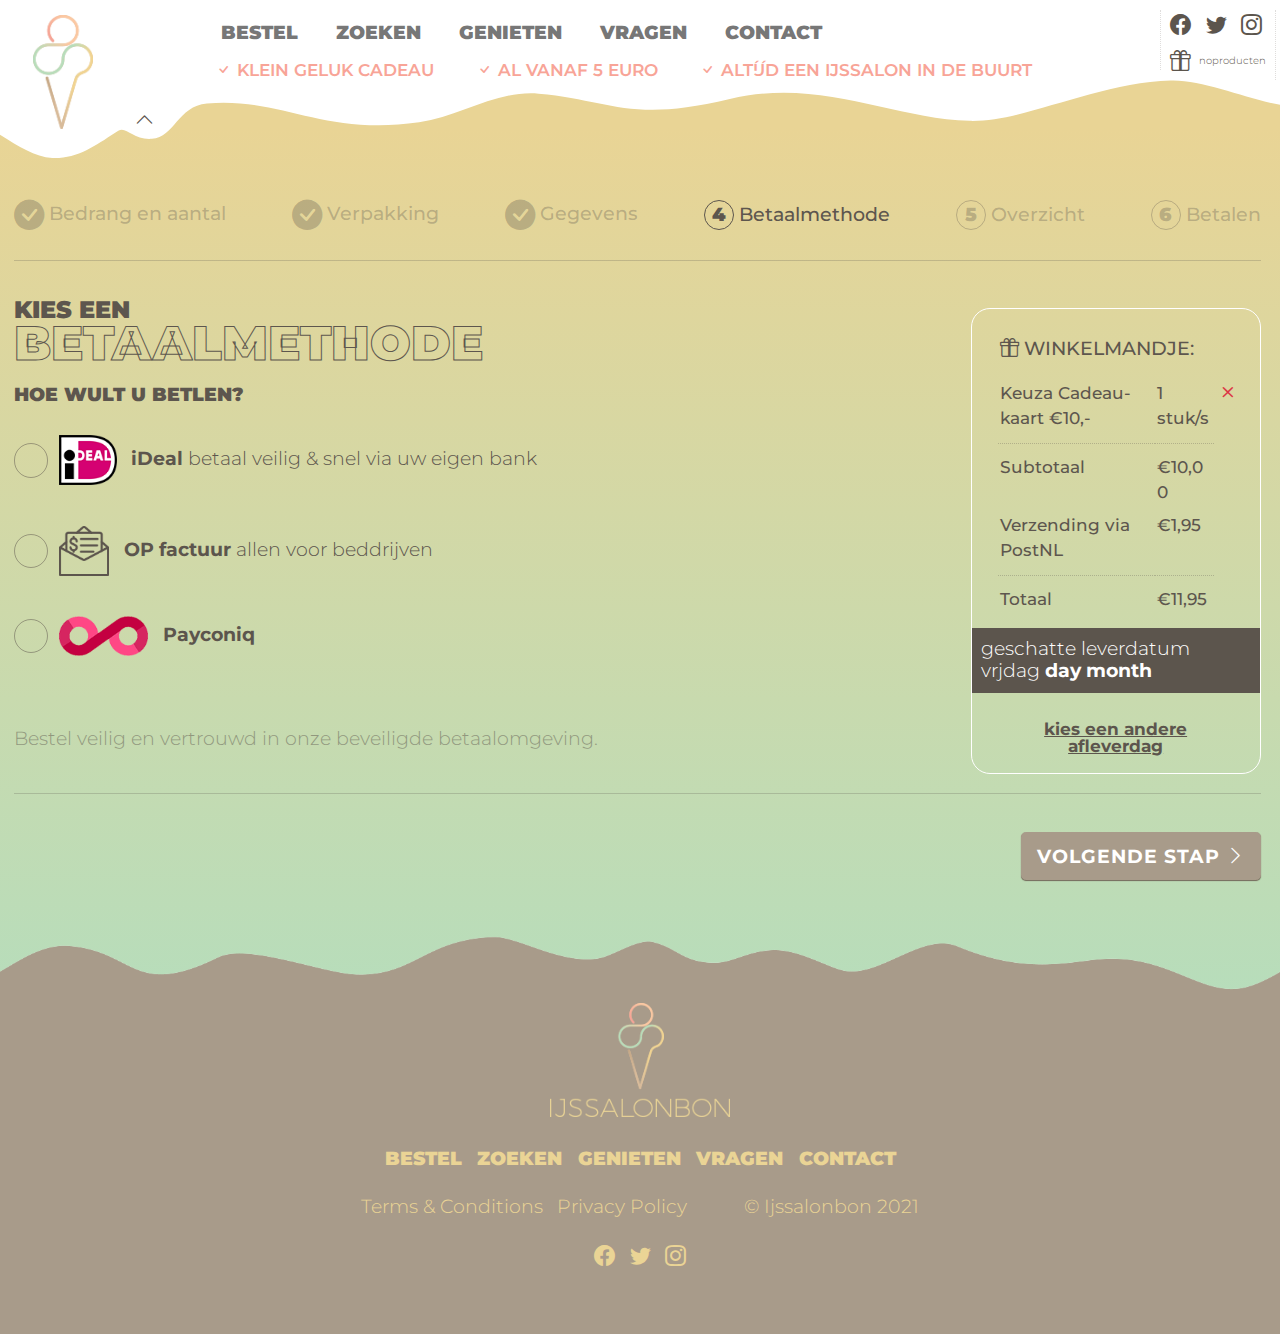
<file: 4.html>
<!doctype html>
<html lang="nl">

<head>
    <!-- Required meta tags -->
    <meta charset="utf-8">
    <meta name="viewport" content="width=device-width, initial-scale=1">

    <!-- Bootstrap CSS -->
    <link href="vendor/bootstrap/css/bootstrap.min.css" rel="stylesheet">

    <!-- Bootstrap Icons -->
    <link rel="stylesheet" href="https://cdn.jsdelivr.net/npm/bootstrap-icons@1.4.1/font/bootstrap-icons.css">

    <!-- Google Fonts -->
    <link rel="preconnect" href="https://fonts.gstatic.com">
    <link
        href="https://fonts.googleapis.com/css2?family=Montserrat:ital,wght@0,100;0,200;0,300;0,400;0,500;0,600;0,700;0,800;0,900;1,100;1,200;1,300;1,400;1,500;1,600;1,700;1,800;1,900&display=swap"
        rel="stylesheet">

    <!-- Custom CSS -->
    <link rel="stylesheet" href="assets/css/style.css">

    <title>Betaalmethode | IJSS</title>
</head>

<body>
    <header class="pb-2">
        <nav class="navbar navbar-expand-lg navbar-light position-absolute w-100 pb-5">
            <div class="container align-items-start position-relative">
                <div class="d-flex align-items-end ps-0 ps-xxl-3 ms-0 ms-xxl-5">
                    <a class="navbar-brand me-3 ms-3" href="#">
                        <img src="assets/img/logo.png" width="60" alt="">
                    </a>
                    <a href="#" class="swipe-up"><i class="bi bi-chevron-up"></i></a>
                </div>
                <ul class="list-unstyled list-inline tick-nav d-flex d-lg-none">
                    <li class="list-inline-item"><i class="bi bi-check"></i> Klein geluk cadeau</li>
                    <li class="list-inline-item"><i class="bi bi-check"></i> al vanaf 5 euro</li>
                    <li class="list-inline-item"><i class="bi bi-check"></i> altíjd een ijssalon in de buurt</li>
                </ul>
                <button class="navbar-toggler" type="button" data-bs-toggle="collapse"
                    data-bs-target="#navbarSupportedContent" aria-controls="navbarSupportedContent"
                    aria-expanded="false" aria-label="Toggle navigation">
                    <span class="navbar-toggler-icon"></span>
                </button>

                <div class="collapse navbar-collapse justify-content-between align-items-start"
                    id="navbarSupportedContent">
                    <div class="d-flex flex-column">
                        <ul class="navbar-nav me-auto mb-2 mb-lg-0 mt-2 main-nav">
                            <li class="nav-item">
                                <a class="nav-link" href="#">Bestel</a>
                            </li>
                            <li class="nav-item">
                                <a class="nav-link" href="#">Zoeken</a>
                            </li>
                            <li class="nav-item">
                                <a class="nav-link" href="#">Genieten</a>
                            </li>
                            <li class="nav-item">
                                <a class="nav-link" href="#">vragen</a>
                            </li>
                            <li class="nav-item">
                                <a class="nav-link" href="#">Contact</a>
                            </li>
                        </ul>
                        <ul class="list-unstyled list-inline tick-nav d-none d-lg-flex">
                            <li class="list-inline-item"><i class="bi bi-check"></i> Klein geluk cadeau</li>
                            <li class="list-inline-item"><i class="bi bi-check"></i> al vanaf 5 euro</li>
                            <li class="list-inline-item"><i class="bi bi-check"></i> altíjd een ijssalon in de buurt
                            </li>
                        </ul>
                    </div>
                    <div class="d-flex flex-column nav-right position-relative">
                        <ul class="list-unstyled list-inline social-nav mb-1">
                            <li class="list-inline-item">
                                <a href=""><i class="bi bi-facebook"></i></a>
                            </li>
                            <li class="list-inline-item">
                                <a href=""><i class="bi bi-twitter"></i></a>
                            </li>
                            <li class="list-inline-item">
                                <a href=""><i class="bi bi-instagram"></i></a>
                            </li>
                        </ul>
                        <ul class="list-unstyled list-inline cart-nav">
                            <li class="list-inline-item">
                                <a href=""><i class="bi bi-gift me-1"></i> noproducten</a>
                            </li>
                        </ul>
                    </div>
                </div>
            </div>
        </nav><!-- /.navbar -->
    </header><!-- /header -->

    <main>
        <section class="middle inner pb-5">
            <div class="container">
                <div class="row">
                    <div class="col">
                        <ul class="d-flex justify-content-between list-unstyled num-list mb-4 text-center">
                            <li><i class="bi bi-check-circle-fill lh-1 align-middle"></i> <span class="d-none d-md-block d-lg-inline-block">Bedrang en aantal</span></li>
                            <li><i class="bi bi-check-circle-fill lh-1 align-middle"></i> <span class="d-none d-md-block d-lg-inline-block">Verpakking</span></li>
                            <li><i class="bi bi-check-circle-fill lh-1 align-middle"></i> <span class="d-none d-md-block d-lg-inline-block">Gegevens</span></li>
                            <li class="current"><span>4</span> <span class="d-none d-md-block d-lg-inline-block">Betaalmethode</span></li>
                            <li><span>5</span> <span class="d-none d-md-block d-lg-inline-block">Overzicht</span></li>
                            <li><span>6</span> <span class="d-none d-md-block d-lg-inline-block">Betalen</span></li>
                        </ul>
                        <hr>
                        <div class="row">
                            <div class="col-xl-9 col-lg-8">
                                <h1 class="text-uppercase text-start d-inline-block stylish">
                                    <small>kies een</small><br>
                                    <span class="text-bordered">betaalmethode</span>
                                </h1>
                                <h6 class="font-black mt-2 text-uppercase">hoe wult u betlen?</h6>

                                <form class="mt-4 row steps-form">
                                    <div class="col-12">
                                        <div class="col-12 mb-4 pb-2">
                                            <div class="form-check font-bold">
                                                <input class="form-check-input" type="radio" name="flexRadioDefault" id="flexRadioDefault1">
                                                <label class="form-check-label text-dark" for="">
                                                    <img src="assets/img/ideal.png" alt="" height="50px" class="me-2"> <span class="font-bold">iDeal</span> <span class="font-light">betaal veilig & snel via uw eigen bank</span>
                                                </label>
                                            </div>
                                        </div>
                                        <div class="col-12 mb-4 pb-2">
                                            <div class="form-check font-bold">
                                                <input class="form-check-input" type="radio" name="flexRadioDefault" id="flexRadioDefault1">
                                                <label class="form-check-label text-dark" for="">
                                                    <img src="assets/img/op.png" alt="" height="50px" class="me-2"> <span class="font-bold">OP factuur</span> <span class="font-light">allen voor beddrijven</span>
                                                </label>
                                            </div>
                                        </div>
                                        <div class="col-12 mb-4 pb-2">
                                            <div class="form-check font-bold">
                                                <input class="form-check-input" type="radio" name="flexRadioDefault" id="flexRadioDefault1">
                                                <label class="form-check-label text-dark" for="">
                                                    <img src="assets/img/payconiq.png" alt="" height="40px" class="me-2"> <span class="font-bold">Payconiq</span>
                                                </label>
                                            </div>
                                        </div>
                                    </div>
                                </form>
                                <p class="font-light opacity-50 mt-4">Bestel veilig en vertrouwd in onze beveiligde betaalomgeving.</p>
                            </div>
                            <div class="col-xl-3 col-lg-4">
                                <div class="card cart bg-transparent mt-4">
                                    <h6 class="px-4 pt-4"><i class="bi bi-gift"></i> WINKELMANDJE:</h6>
                                    <ul class="list-unstyled px-4 mb-0">
                                        <li class="row g-1">
                                            <div class="col-8 bb py-2">
                                                <p class="font-regular small">Keuza Cadeau-
                                                    kaart €10,- </p>
                                            </div>
                                            <div class="col-3 bb py-2">
                                                <p class="font-regular small">1 stuk/s</p>
                                            </div>
                                            <div class="col-1 py-2">
                                                <a href="" class="text-danger h5"><i class="bi bi-x"></i></a>
                                            </div>
                                        </li>
                                        <li class="row g-1">
                                            <div class="col-8 pt-2">
                                                <p class="font-regular small">Subtotaal</p>
                                            </div>
                                            <div class="col-3 pt-2">
                                                <p class="font-regular small">€10,00</p>
                                            </div>
                                            <div class="col-1 py-t">
                                            </div>
                                            <div class="col-8 bb pb-2">
                                                <p class="font-regular small">Verzending via PostNL</p>
                                            </div>
                                            <div class="col-3 bb pb-2">
                                                <p class="font-regular small">€1,95</p>
                                            </div>
                                            <div class="col-1 pb-2">
                                            </div>
                                        </li>
                                        <li class="row g-1">
                                            <div class="col-8 py-2">
                                                <p class="font-regular small">Totaal</p>
                                            </div>
                                            <div class="col-3 py-2">
                                                <p class="font-regular small">€11,95</p>
                                            </div>
                                            <div class="col-1 py-2">
                                            </div>
                                        </li>
                                    </ul>
                                    <h6 class="p-2 mt-1 bg-dark text-white font-light">geschatte leverdatum vrjdag <b class="font-bold">day month</b></h6>
                                    <a href="" class="text-center font-bold text-dark px-5 lh-1 my-3 small">kies een andere
                                        afleverdag</a>
                                </div>
                            </div>
                        </div>
                        <hr>
                        <div class="row mb-5 pt-3">
                            <div class="col-12 text-end">
                                <a href="" class="pt-2 btn btn-primary text-uppercase font-bold">volgende stap <i class="bi bi-chevron-right"></i></a>
                            </div>
                        </div>
                    </div>
                </div>
            </div>
            </div>
            <div class="my-2">&nbsp;</div>
        </section><!-- /.middle -->
    </main><!-- /main -->

    <footer class="footer text-center pt-2 pb-5">
        <div class="container">
            <div class="row">
                <div class="col-12">
                    <img src="assets/img/footer-logo.png" alt="" width="180">
                    <div class="d-flex flex-column mt-3 text-uppercase font-black">
                        <ul class="list-inline text-center pt-2">
                            <li class="list-inline-item"><a href="">Bestel</a></li>
                            <li class="list-inline-item"><a href="">Zoeken</a></li>
                            <li class="list-inline-item"><a href="">Genieten</a></li>
                            <li class="list-inline-item"><a href="">vragen</a></li>
                            <li class="list-inline-item"><a href="">Contact</a></li>
                        </ul>
                    </div>
                    <div class="d-flex flex-row justify-content-center">
                        <ul class="list-inline me-5">
                            <li class="list-inline-item"><a href="">Terms & Conditions</a></li>
                            <li class="list-inline-item"><a href="">Privacy Policy</a></li>
                        </ul>
                        <ul class="list-inline">
                            <li class="list-inline-item">© Ijssalonbon 2021</li>
                        </ul>
                    </div>

                    <div class="d-flex justify-content-center">
                        <ul class="list-unstyled list-inline social-nav mb-1">
                            <li class="list-inline-item">
                                <a href=""><i class="bi bi-facebook"></i></a>
                            </li>
                            <li class="list-inline-item">
                                <a href=""><i class="bi bi-twitter"></i></a>
                            </li>
                            <li class="list-inline-item">
                                <a href=""><i class="bi bi-instagram"></i></a>
                            </li>
                        </ul>
                    </div>
                </div>
            </div>
        </div>
    </footer><!-- /footer -->

    <!-- Optional JavaScript; choose one of the two! -->

    <script src="https://cdnjs.cloudflare.com/ajax/libs/jquery/2.1.3/jquery.min.js"></script>
    <!-- Option 1: Bootstrap Bundle with Popper -->
    <script src="vendor/bootstrap/js/bootstrap.bundle.js"></script>


</body>


</html>
</file>
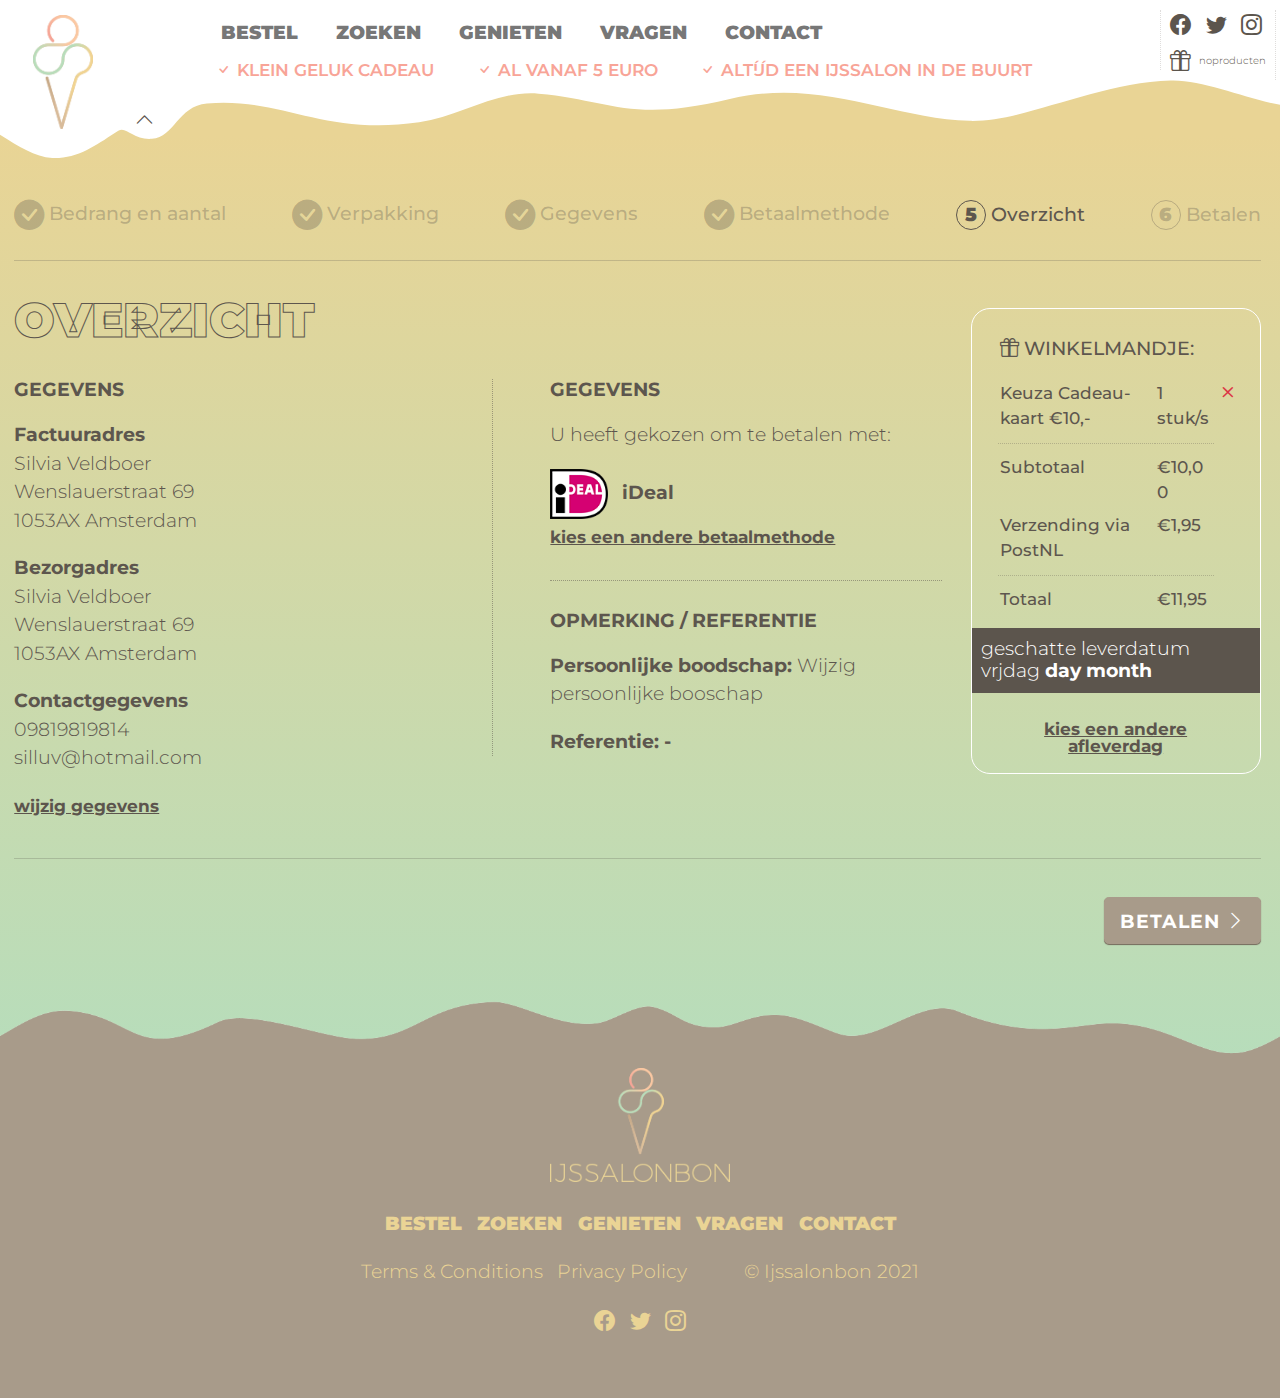
<file: 5.html>
<!doctype html>
<html lang="nl">

<head>
    <!-- Required meta tags -->
    <meta charset="utf-8">
    <meta name="viewport" content="width=device-width, initial-scale=1">

    <!-- Bootstrap CSS -->
    <link href="vendor/bootstrap/css/bootstrap.min.css" rel="stylesheet">

    <!-- Bootstrap Icons -->
    <link rel="stylesheet" href="https://cdn.jsdelivr.net/npm/bootstrap-icons@1.4.1/font/bootstrap-icons.css">

    <!-- Google Fonts -->
    <link rel="preconnect" href="https://fonts.gstatic.com">
    <link
        href="https://fonts.googleapis.com/css2?family=Montserrat:ital,wght@0,100;0,200;0,300;0,400;0,500;0,600;0,700;0,800;0,900;1,100;1,200;1,300;1,400;1,500;1,600;1,700;1,800;1,900&display=swap"
        rel="stylesheet">

    <!-- Custom CSS -->
    <link rel="stylesheet" href="assets/css/style.css">

    <title>Overzicht | IJSS</title>
</head>

<body>
    <header class="pb-2">
        <nav class="navbar navbar-expand-lg navbar-light position-absolute w-100 pb-5">
            <div class="container align-items-start position-relative">
                <div class="d-flex align-items-end ps-0 ps-xxl-3 ms-0 ms-xxl-5">
                    <a class="navbar-brand me-3 ms-3" href="#">
                        <img src="assets/img/logo.png" width="60" alt="">
                    </a>
                    <a href="#" class="swipe-up"><i class="bi bi-chevron-up"></i></a>
                </div>
                <ul class="list-unstyled list-inline tick-nav d-flex d-lg-none">
                    <li class="list-inline-item"><i class="bi bi-check"></i> Klein geluk cadeau</li>
                    <li class="list-inline-item"><i class="bi bi-check"></i> al vanaf 5 euro</li>
                    <li class="list-inline-item"><i class="bi bi-check"></i> altíjd een ijssalon in de buurt</li>
                </ul>
                <button class="navbar-toggler" type="button" data-bs-toggle="collapse"
                    data-bs-target="#navbarSupportedContent" aria-controls="navbarSupportedContent"
                    aria-expanded="false" aria-label="Toggle navigation">
                    <span class="navbar-toggler-icon"></span>
                </button>

                <div class="collapse navbar-collapse justify-content-between align-items-start"
                    id="navbarSupportedContent">
                    <div class="d-flex flex-column">
                        <ul class="navbar-nav me-auto mb-2 mb-lg-0 mt-2 main-nav">
                            <li class="nav-item">
                                <a class="nav-link" href="#">Bestel</a>
                            </li>
                            <li class="nav-item">
                                <a class="nav-link" href="#">Zoeken</a>
                            </li>
                            <li class="nav-item">
                                <a class="nav-link" href="#">Genieten</a>
                            </li>
                            <li class="nav-item">
                                <a class="nav-link" href="#">vragen</a>
                            </li>
                            <li class="nav-item">
                                <a class="nav-link" href="#">Contact</a>
                            </li>
                        </ul>
                        <ul class="list-unstyled list-inline tick-nav d-none d-lg-flex">
                            <li class="list-inline-item"><i class="bi bi-check"></i> Klein geluk cadeau</li>
                            <li class="list-inline-item"><i class="bi bi-check"></i> al vanaf 5 euro</li>
                            <li class="list-inline-item"><i class="bi bi-check"></i> altíjd een ijssalon in de buurt
                            </li>
                        </ul>
                    </div>
                    <div class="d-flex flex-column nav-right position-relative">
                        <ul class="list-unstyled list-inline social-nav mb-1">
                            <li class="list-inline-item">
                                <a href=""><i class="bi bi-facebook"></i></a>
                            </li>
                            <li class="list-inline-item">
                                <a href=""><i class="bi bi-twitter"></i></a>
                            </li>
                            <li class="list-inline-item">
                                <a href=""><i class="bi bi-instagram"></i></a>
                            </li>
                        </ul>
                        <ul class="list-unstyled list-inline cart-nav">
                            <li class="list-inline-item">
                                <a href=""><i class="bi bi-gift me-1"></i> noproducten</a>
                            </li>
                        </ul>
                    </div>
                </div>
            </div>
        </nav><!-- /.navbar -->
    </header><!-- /header -->

    <main>
        <section class="middle inner pb-5">
            <div class="container">
                <div class="row">
                    <div class="col">
                        <ul class="d-flex justify-content-between list-unstyled num-list mb-4 text-center">
                            <li><i class="bi bi-check-circle-fill lh-1 align-middle"></i> <span class="d-none d-md-block d-lg-inline-block">Bedrang en aantal</span></li>
                            <li><i class="bi bi-check-circle-fill lh-1 align-middle"></i> <span class="d-none d-md-block d-lg-inline-block">Verpakking</span></li>
                            <li><i class="bi bi-check-circle-fill lh-1 align-middle"></i> <span class="d-none d-md-block d-lg-inline-block">Gegevens</span></li>
                            <li><i class="bi bi-check-circle-fill lh-1 align-middle"></i> <span class="d-none d-md-block d-lg-inline-block">Betaalmethode</span></li>
                            <li class="current"><span>5</span> <span class="d-none d-md-block d-lg-inline-block">Overzicht</span></li>
                            <li><span>6</span> <span class="d-none d-md-block d-lg-inline-block">Betalen</span></li>
                        </ul>
                        <hr>
                        <div class="row">
                            <div class="col-lg-9">
                                <h1 class="text-uppercase text-start d-inline-block stylish mt-3">
                                    <span class="text-bordered">overzicht</span>
                                </h1>

                                <div class="row mt-4">
                                    <div class="col-md-6">
                                        <div>
                                            <h6 class="text-uppercase font-bold mb-3">gegevens</h6>
                                            <p><strong class="font-bold">Factuuradres</strong><br> 
                                                Silvia Veldboer<br>
                                                Wenslauerstraat 69<br>
                                                1053AX Amsterdam
                                            </p>
                                            <p><strong class="font-bold">Bezorgadres</strong><br> 
                                                Silvia Veldboer<br>
                                                Wenslauerstraat 69<br>
                                                1053AX Amsterdam
                                            </p>
                                            <p><strong class="font-bold">Contactgegevens</strong><br> 
                                                09819819814<br>
                                                silluv@hotmail.com
                                            </p>
                                            <p><a href="" class="text-dark small font-bold">wijzig gegevens</a></p>
                                        </div>
                                    </div>
                                    <div class="col-md-6">
                                        <div class="border-left-dotted ps-0 ps-md-5 mt-5 mt-md-0">
                                            <h6 class="text-uppercase font-bold mb-3">gegevens</h6>
                                            <p>U heeft gekozen om te betalen met:</p>
                                            <p class="font-bold mb-1"><img src="assets/img/ideal.png" height="50px" class="me-2" alt=""> iDeal</p>
                                            <p class="border-bottom-dotted pb-4"><a href="" class="text-dark small font-bold">kies een andere betaalmethode</a></p>

                                            <h6 class="text-uppercase font-bold mb-3 mt-4">opmerking / referentie</h6>
                                            <p><strong class="font-bold">Persoonlijke boodschap: </strong>Wijzig persoonlijke booschap</p>
                                            <p><strong class="font-bold">Referentie: -</strong></p>
                                        </div>
                                    </div>
                                </div>
                            </div>
                            <div class="col-lg-3">
                                <div class="card cart bg-transparent mt-4">
                                    <h6 class="px-4 pt-4"><i class="bi bi-gift"></i> WINKELMANDJE:</h6>
                                    <ul class="list-unstyled px-4 mb-0">
                                        <li class="row g-1">
                                            <div class="col-8 bb py-2">
                                                <p class="font-regular small">Keuza Cadeau-
                                                    kaart €10,- </p>
                                            </div>
                                            <div class="col-3 bb py-2">
                                                <p class="font-regular small">1 stuk/s</p>
                                            </div>
                                            <div class="col-1 py-2">
                                                <a href="" class="text-danger h5"><i class="bi bi-x"></i></a>
                                            </div>
                                        </li>
                                        <li class="row g-1">
                                            <div class="col-8 pt-2">
                                                <p class="font-regular small">Subtotaal</p>
                                            </div>
                                            <div class="col-3 pt-2">
                                                <p class="font-regular small">€10,00</p>
                                            </div>
                                            <div class="col-1 py-t">
                                            </div>
                                            <div class="col-8 bb pb-2">
                                                <p class="font-regular small">Verzending via PostNL</p>
                                            </div>
                                            <div class="col-3 bb pb-2">
                                                <p class="font-regular small">€1,95</p>
                                            </div>
                                            <div class="col-1 pb-2">
                                            </div>
                                        </li>
                                        <li class="row g-1">
                                            <div class="col-8 py-2">
                                                <p class="font-regular small">Totaal</p>
                                            </div>
                                            <div class="col-3 py-2">
                                                <p class="font-regular small">€11,95</p>
                                            </div>
                                            <div class="col-1 py-2">
                                            </div>
                                        </li>
                                    </ul>
                                    <h6 class="p-2 mt-1 bg-dark text-white font-light">geschatte leverdatum vrjdag <b class="font-bold">day month</b></h6>
                                    <a href="" class="text-center font-bold text-dark px-5 lh-1 my-3 small">kies een andere
                                        afleverdag</a>
                                </div>
                            </div>
                        </div>
                        <hr>
                        <div class="row mb-5 pt-3">
                            <div class="col-12 text-end">
                                <a href="" class="pt-2 btn btn-primary text-uppercase font-bold">betalen <i class="bi bi-chevron-right"></i></a>
                            </div>
                        </div>
                    </div>
                </div>
            </div>
            </div>
            <div class="my-2">&nbsp;</div>
        </section><!-- /.middle -->
    </main><!-- /main -->

    <footer class="footer text-center pt-2 pb-5">
        <div class="container">
            <div class="row">
                <div class="col-12">
                    <img src="assets/img/footer-logo.png" alt="" width="180">
                    <div class="d-flex flex-column mt-3 text-uppercase font-black">
                        <ul class="list-inline text-center pt-2">
                            <li class="list-inline-item"><a href="">Bestel</a></li>
                            <li class="list-inline-item"><a href="">Zoeken</a></li>
                            <li class="list-inline-item"><a href="">Genieten</a></li>
                            <li class="list-inline-item"><a href="">vragen</a></li>
                            <li class="list-inline-item"><a href="">Contact</a></li>
                        </ul>
                    </div>
                    <div class="d-flex flex-row justify-content-center">
                        <ul class="list-inline me-5">
                            <li class="list-inline-item"><a href="">Terms & Conditions</a></li>
                            <li class="list-inline-item"><a href="">Privacy Policy</a></li>
                        </ul>
                        <ul class="list-inline">
                            <li class="list-inline-item">© Ijssalonbon 2021</li>
                        </ul>
                    </div>

                    <div class="d-flex justify-content-center">
                        <ul class="list-unstyled list-inline social-nav mb-1">
                            <li class="list-inline-item">
                                <a href=""><i class="bi bi-facebook"></i></a>
                            </li>
                            <li class="list-inline-item">
                                <a href=""><i class="bi bi-twitter"></i></a>
                            </li>
                            <li class="list-inline-item">
                                <a href=""><i class="bi bi-instagram"></i></a>
                            </li>
                        </ul>
                    </div>
                </div>
            </div>
        </div>
    </footer><!-- /footer -->

    <!-- Optional JavaScript; choose one of the two! -->

    <script src="https://cdnjs.cloudflare.com/ajax/libs/jquery/2.1.3/jquery.min.js"></script>
    <!-- Option 1: Bootstrap Bundle with Popper -->
    <script src="vendor/bootstrap/js/bootstrap.bundle.js"></script>


</body>


</html>
</file>
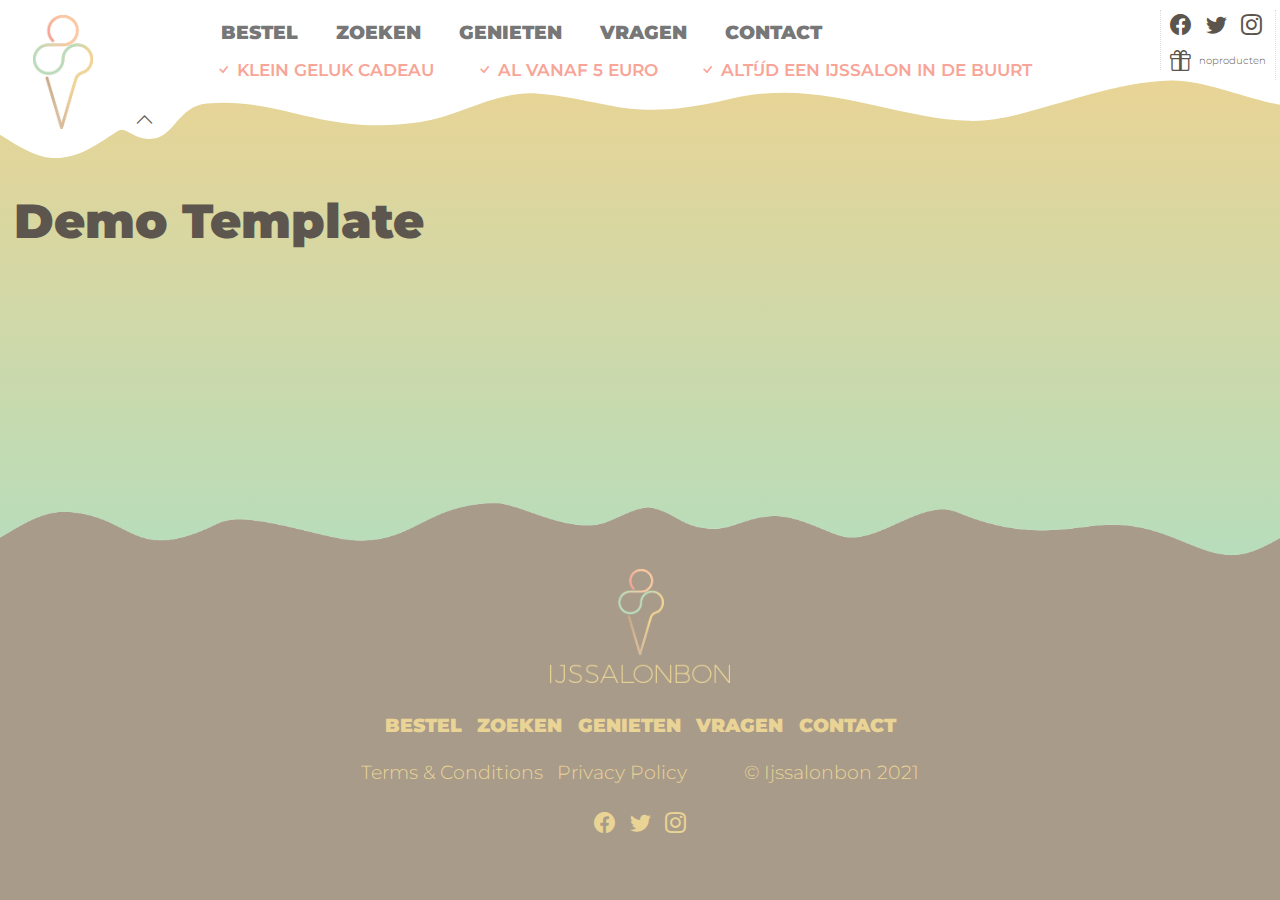
<file: demo-template.html>
<!doctype html>
<html lang="nl">

<head>
    <!-- Required meta tags -->
    <meta charset="utf-8">
    <meta name="viewport" content="width=device-width, initial-scale=1">

    <!-- Bootstrap CSS -->
    <link href="vendor/bootstrap/css/bootstrap.min.css" rel="stylesheet">

    <!-- Bootstrap Icons -->
    <link rel="stylesheet" href="https://cdn.jsdelivr.net/npm/bootstrap-icons@1.4.1/font/bootstrap-icons.css">

    <!-- Google Fonts -->
    <link rel="preconnect" href="https://fonts.gstatic.com">
    <link
        href="https://fonts.googleapis.com/css2?family=Montserrat:ital,wght@0,100;0,200;0,300;0,400;0,500;0,600;0,700;0,800;0,900;1,100;1,200;1,300;1,400;1,500;1,600;1,700;1,800;1,900&display=swap"
        rel="stylesheet">

    <!-- Custom CSS -->
    <link rel="stylesheet" href="assets/css/style.css">

    <title>Overzicht | IJSS</title>
</head>

<body>
    <header class="pb-2">
        <nav class="navbar navbar-expand-lg navbar-light position-absolute w-100 pb-5">
            <div class="container align-items-start position-relative">
                <div class="d-flex align-items-end ps-0 ps-xxl-3 ms-0 ms-xxl-5">
                    <a class="navbar-brand me-3 ms-3" href="#">
                        <img src="assets/img/logo.png" width="60" alt="">
                    </a>
                    <a href="#" class="swipe-up"><i class="bi bi-chevron-up"></i></a>
                </div>
                <ul class="list-unstyled list-inline tick-nav d-flex d-lg-none">
                    <li class="list-inline-item"><i class="bi bi-check"></i> Klein geluk cadeau</li>
                    <li class="list-inline-item"><i class="bi bi-check"></i> al vanaf 5 euro</li>
                    <li class="list-inline-item"><i class="bi bi-check"></i> altíjd een ijssalon in de buurt</li>
                </ul>
                <button class="navbar-toggler" type="button" data-bs-toggle="collapse"
                    data-bs-target="#navbarSupportedContent" aria-controls="navbarSupportedContent"
                    aria-expanded="false" aria-label="Toggle navigation">
                    <span class="navbar-toggler-icon"></span>
                </button>

                <div class="collapse navbar-collapse justify-content-between align-items-start"
                    id="navbarSupportedContent">
                    <div class="d-flex flex-column">
                        <ul class="navbar-nav me-auto mb-2 mb-lg-0 mt-2 main-nav">
                            <li class="nav-item">
                                <a class="nav-link" href="#">Bestel</a>
                            </li>
                            <li class="nav-item">
                                <a class="nav-link" href="#">Zoeken</a>
                            </li>
                            <li class="nav-item">
                                <a class="nav-link" href="#">Genieten</a>
                            </li>
                            <li class="nav-item">
                                <a class="nav-link" href="#">vragen</a>
                            </li>
                            <li class="nav-item">
                                <a class="nav-link" href="#">Contact</a>
                            </li>
                        </ul>
                        <ul class="list-unstyled list-inline tick-nav d-none d-lg-flex">
                            <li class="list-inline-item"><i class="bi bi-check"></i> Klein geluk cadeau</li>
                            <li class="list-inline-item"><i class="bi bi-check"></i> al vanaf 5 euro</li>
                            <li class="list-inline-item"><i class="bi bi-check"></i> altíjd een ijssalon in de buurt
                            </li>
                        </ul>
                    </div>
                    <div class="d-flex flex-column nav-right position-relative">
                        <ul class="list-unstyled list-inline social-nav mb-1">
                            <li class="list-inline-item">
                                <a href=""><i class="bi bi-facebook"></i></a>
                            </li>
                            <li class="list-inline-item">
                                <a href=""><i class="bi bi-twitter"></i></a>
                            </li>
                            <li class="list-inline-item">
                                <a href=""><i class="bi bi-instagram"></i></a>
                            </li>
                        </ul>
                        <ul class="list-unstyled list-inline cart-nav">
                            <li class="list-inline-item">
                                <a href=""><i class="bi bi-gift me-1"></i> noproducten</a>
                            </li>
                        </ul>
                    </div>
                </div>
            </div>
        </nav><!-- /.navbar -->
    </header><!-- /header -->

    <main>
        <section class="middle inner pb-5">
            <div class="container">
                <div class="row">
                    <div class="col">
                        <h1 class="stylish">Demo Template</h1>
                    </div>
                </div>
            </div>
            </div>
            <div class="my-2">&nbsp;</div>
        </section><!-- /.middle -->
    </main><!-- /main -->

    <footer class="footer text-center pt-2 pb-5 mt-auto">
        <div class="container">
            <div class="row">
                <div class="col-12">
                    <img src="assets/img/footer-logo.png" alt="" width="180">
                    <div class="d-flex flex-column mt-3 text-uppercase font-black">
                        <ul class="list-inline text-center pt-2">
                            <li class="list-inline-item"><a href="">Bestel</a></li>
                            <li class="list-inline-item"><a href="">Zoeken</a></li>
                            <li class="list-inline-item"><a href="">Genieten</a></li>
                            <li class="list-inline-item"><a href="">vragen</a></li>
                            <li class="list-inline-item"><a href="">Contact</a></li>
                        </ul>
                    </div>
                    <div class="d-flex flex-row justify-content-center">
                        <ul class="list-inline me-5">
                            <li class="list-inline-item"><a href="">Terms & Conditions</a></li>
                            <li class="list-inline-item"><a href="">Privacy Policy</a></li>
                        </ul>
                        <ul class="list-inline">
                            <li class="list-inline-item">© Ijssalonbon 2021</li>
                        </ul>
                    </div>

                    <div class="d-flex justify-content-center">
                        <ul class="list-unstyled list-inline social-nav mb-1">
                            <li class="list-inline-item">
                                <a href=""><i class="bi bi-facebook"></i></a>
                            </li>
                            <li class="list-inline-item">
                                <a href=""><i class="bi bi-twitter"></i></a>
                            </li>
                            <li class="list-inline-item">
                                <a href=""><i class="bi bi-instagram"></i></a>
                            </li>
                        </ul>
                    </div>
                </div>
            </div>
        </div>
    </footer><!-- /footer -->

    <!-- Optional JavaScript; choose one of the two! -->

    <script src="https://cdnjs.cloudflare.com/ajax/libs/jquery/2.1.3/jquery.min.js"></script>
    <!-- Option 1: Bootstrap Bundle with Popper -->
    <script src="vendor/bootstrap/js/bootstrap.bundle.js"></script>


</body>


</html>
</file>
<file: assets/css/style.css>
@import url(../fonts/style.css);

html {
    font-size: 19px;
    overflow-x: hidden;
}
body {
    font-family: 'Montserrat', sans-serif;
    color: #5d564e;
    font-weight: 300;
    overflow-x: hidden;
    position: relative;
    min-height: 100vh;
    display: flex;
    flex-direction: column;
}
::-webkit-input-placeholder { /* Chrome/Opera/Safari */
  color: #5d564e!important;
}
::-moz-placeholder { /* Firefox 19+ */
  color: #5d564e!important;
}
:-ms-input-placeholder { /* IE 10+ */
  color: #5d564e!important;
}
:-moz-placeholder { /* Firefox 18- */
  color: #5d564e!important;
}
.input-group-text {
    border-radius: 0 1em 1em 0;
    background: #fff;
    border-color: #fff;
    color: rgba(93,86,78,0.5);
    padding: 0rem 0.5rem!important;
}
.form-check {
    color: rgba(93,86,78,0.5);
}
.form-check label {
    vertical-align: middle;
    max-width: 90%;
    line-height: 1;
}
.form-check .form-check-input {
    width: 1em;
    height: 1em;
    vertical-align: middle;
    float: none;
    margin-top: 0;
    margin-right: 0.3em;
    border-color: rgba(93,86,78,0.5);
    background: transparent;
}
.form-check-input:checked[type=radio] {
    background-image: url("data:image/svg+xml,%3Csvg xmlns='http://www.w3.org/2000/svg' width='16' height='16' fill='%23DCD69E' class='bi bi-check' viewBox='0 0 16 16'%3E%3Cpath d='M10.97 4.97a.75.75 0 0 1 1.07 1.05l-3.99 4.99a.75.75 0 0 1-1.08.02L4.324 8.384a.75.75 0 1 1 1.06-1.06l2.094 2.093 3.473-4.425a.267.267 0 0 1 .02-.022z'/%3E%3C/svg%3E");
    background-repeat: no-repeat;
    background-size: 1em;
    background-position: center;
    background-color: rgba(93,86,78,1);
}
.form-check-input:checked[type=radio] + label div {
    color: rgba(93,86,78,1);
}
ul.ticks li {
    font-weight: 400;
    list-style-type: none;
    position: relative;
    margin-bottom: 0.9rem;
    padding-left: 1.5rem;
}
ul.ticks li:before {
    content: "\f26e";
    display: inline-block;
    font-family: bootstrap-icons !important;
    font-style: normal;
    font-weight: normal !important;
    font-variant: normal;
    text-transform: none;
    line-height: 1.5;
    vertical-align: -.125em;
    -webkit-font-smoothing: antialiased;
    -moz-osx-font-smoothing: grayscale;
    position: absolute;
    left: 0;
}
.opacity-50 {
    opacity: 0.5;
}
.border-left-dotted {
    border-left: 1px dotted rgba(93,86,78, 0.5);
}
.border-bottom-dotted {
    border-bottom: 1px dotted rgba(93,86,78, 0.5);
}
.btn {
    letter-spacing: 1px;
}
.btn-primary {
    background: #a89b8a;
    border-color: #a89b8a;
    font-weight: 900;
    box-shadow: 0px 1px 1px #73685a;
}
.btn-primary:hover {
    background-color: #f8a497;
    border-color: #f8a497;
}
.btn-lg {
    font-size: 1.5rem;
}
.btn-bordered {
    color: #a89b8a;
    letter-spacing: 1px;
    -webkit-text-stroke-width: 1px;
    -webkit-text-stroke-color: #fff;
}
.btn-bordered:hover {
    -webkit-text-stroke-width: 0px;
}
.text-bordered {
    -webkit-text-stroke-width: 1px;
    -webkit-text-stroke-color: #fff;
    color: transparent;
}
.text-bordered-dark {
    -webkit-text-stroke-width: 1px;
    -webkit-text-stroke-color: #5d564e;
    color: transparent;
}
.cabo {
    font-family: 'Cabo Slab Regular Regular';
}
.font-light {
    font-weight: 300;
}
.font-regular {
    font-weight: 500;
}
.font-bold {
    font-weight: bold;
}
.font-black {
    font-weight: 900;
}
.bg-dark {
    background: #5c554d!important;
}
.text-dark {
    color: #5c554d!important;
}

.hb {
    background: #ead495;
}
header nav > .container {
    z-index: 1;
}
header nav:before {
    content: '';
    background: url(../img/header-waves.svg) no-repeat center bottom;
    background-size: 100% auto;
    width: 1680px;
    height: 160px;
    z-index: 0;
    position: absolute;
    transform: translateX(-50%);
    left: 50%;
}
.nav-right:before {
    content: '';
    height: 60px;
    width: 1px;
    border-left: 1px dotted #dfdddc;
    position: absolute;
    left: -10px;
}
.nav-right:after {
    content: '';
    height: 70px;
    width: 1px;
    border-left: 1px dotted #dfdddc;
    position: absolute;
    right: -10px;
}

.container {
    max-width: 1330px;
}

.main-nav {
    font-weight: 900;
    text-transform: uppercase;
    margin-left: 3rem;
    font-size: 1rem;
}
.main-nav li {
    margin-right: 1rem;
}
.main-nav li .nav-link {
    padding-top: 0;
}
.tick-nav {
    text-transform: uppercase;
    font-weight: 600;
    color: #f8a497;
    margin-left: 3.2rem;
    margin-bottom: 3.4rem;
}
.tick-nav li.list-inline-item {
    margin-right: 2.2rem;
    font-size: 0.9rem;
}
.tick-nav li.list-inline-item:last-child {
    margin-right: 0;;
}
.social-nav a, .cart-nav a, .swipe-up {
    color: #5c554d;
    text-decoration: none;
}
.social-nav i,
.cart-nav i {
    font-size: 1.1rem;
    vertical-align: middle;
}
.cart-nav {
    font-size: 0.5rem;
}
.swipe-up {
    margin-left: 1.2rem;
}

.hb-boxes {
    margin-top: -4rem;
}

main {
    flex-grow: 1;
    display: flex;
    flex-direction: column;
}
.middle {
    flex-grow: 1;
    display: flex;
    align-items: stretch;
    background: rgb(233,212,149);
    background: -moz-linear-gradient(top,  rgba(233,212,149,1) 0%, rgba(233,212,149,1) 12%, rgba(183,221,187,1) 100%);
    background: -webkit-linear-gradient(top,  rgba(233,212,149,1) 0%,rgba(233,212,149,1) 12%,rgba(183,221,187,1) 100%);
    background: linear-gradient(to bottom,  rgba(233,212,149,1) 0%,rgba(233,212,149,1) 12%,rgba(183,221,187,1) 100%);
    filter: progid:DXImageTransform.Microsoft.gradient( startColorstr='#e9d495', endColorstr='#b7ddbb',GradientType=0 );
}
.book {
    background: url(../img/ellipse.png);
    background-size: 100% 100%;
} 
.pattern {
    background: #b7ddbb url(../img/pattern.png) bottom center no-repeat;
    background-size: 100% auto;
}

.map {
    background: rgb(248,164,151);
background: -moz-linear-gradient(top,  rgba(248,164,151,1) 0%, rgba(244,176,150,1) 100%);
background: -webkit-linear-gradient(top,  rgba(248,164,151,1) 0%,rgba(244,176,150,1) 100%);
background: linear-gradient(to bottom,  rgba(248,164,151,1) 0%,rgba(244,176,150,1) 100%);
filter: progid:DXImageTransform.Microsoft.gradient( startColorstr='#f8a497', endColorstr='#f4b096',GradientType=0 );

}
h1.stylish {
    font-weight: 900;
    line-height: 0.9;
}
h1.stylish span {
    -webkit-text-stroke-color: #5d564e;
}
h1.stylish small {
    font-size: 50%;
}
.has-search {
    max-width: 300px;
    margin: auto;
}
.has-search .form-control {
    padding-right: 2.375rem;
    border: none;
    border-radius: 20px;
}
.has-search .form-control-feedback {
    position: absolute;
    z-index: 2;
    display: block;
    width: 2.375rem;
    height: 2.375rem;
    line-height: 2.175rem;
    text-align: center;
    pointer-events: none;
    color: #5d564e;
    right: 0;
}
#map:before {
    content: '';
    background: -moz-linear-gradient(top,  rgba(248,164,151,1) 0%, rgba(248,164,151,0.8) 20%, rgba(248,164,151,0) 100%);
    background: -webkit-linear-gradient(top,  rgba(248,164,151,1) 0%,rgba(248,164,151,0.8) 20%,rgba(248,164,151,0) 100%);
    background: linear-gradient(to bottom,  rgba(248,164,151,1) 0%,rgba(248,164,151,0.8) 20%,rgba(248,164,151,0) 100%);
    filter: progid:DXImageTransform.Microsoft.gradient( startColorstr='#f8a497', endColorstr='#00f8a497',GradientType=0 );
    position: absolute;
    width: 100%;
    left: 0;
    top: 0;
    height: 25%;
    z-index: 1;
}

.boxes {
    background: url(../img/pattern1.png) bottom center no-repeat;
    background-size: cover;
}
.box, .step {
    border-right: 1px dotted rgba(93,86,78, 0.75)!important;
}
.box-last, .step-last {
    border-right: none!important;
}

.saldo {
    background: url(../img/pattern2.png) bottom center no-repeat;
    background-size: cover;
}
.saldo input {
    border-radius: 30px;
    border: none;
    font-weight: bold;
    font-size: 0.8rem;
}
.saldo label {
    font-size: 0.9rem;
    font-weight: 500;
}

.genieten {
    background: url(../img/pattern3.png) bottom center no-repeat;
    background-size: cover;
    margin-top: -4.5rem;
    padding-top: 7rem;
}
.step span.num {
    border: 1px solid;
    border-radius: 50%;
    font-weight: 900;
    font-size: 1.1rem;
    padding: 0.2rem 0.6rem;
    display: inline-block;
    text-align: center;
    min-width: 40px;
    margin: 1rem 0;
}

.klant {
    background: url(../img/pattern4.png) bottom center no-repeat;
    background-size: cover;
}

.insta:before {
    content: '';
    position: absolute;
    top: 0;
    width: 100%;
    height: 200px;
    background: -moz-linear-gradient(top,  rgba(234,212,149,1) 0%, rgba(234,212,149,1) 61%, rgba(234,212,149,0.03) 99%, rgba(234,212,149,0) 100%);
    background: -webkit-linear-gradient(top,  rgba(234,212,149,1) 0%,rgba(234,212,149,1) 61%,rgba(234,212,149,0.03) 99%,rgba(234,212,149,0) 100%);
    background: linear-gradient(to bottom,  rgba(234,212,149,1) 0%,rgba(234,212,149,1) 61%,rgba(234,212,149,0.03) 99%,rgba(234,212,149,0) 100%);
    filter: progid:DXImageTransform.Microsoft.gradient( startColorstr='#ead495', endColorstr='#00ead495',GradientType=0 );
}
.strip {
    z-index: -1;
}

.contact {
    background: url(../img/pattern5.png) top center no-repeat;
    background-size: 100% auto;
    margin-top: -4vw;
    padding-top: 6vw;
}
.contact input, .contact textarea {
    border-radius: 30px;
}
.contact label {
    font-weight: 500;
    font-size: 0.8rem;
    padding-left: 1rem;
}

.footer {
    background: #a89b8a;
    color: #ead495;
    position: relative;
    margin-top: auto;
}
.footer:before {
    content: '';
    background: url(../img/footer-bg.png) bottom center no-repeat;
    background-size: 100% auto;
    position: absolute;
    top: -135px;
    left: 0;
    height: 140px;
    width: 100%;
}
.footer a {
    color: #ead495;
    text-decoration: none;
}
.footer a:hover {
    color: #5d564e;
}

/******* Inner Page *******/
.inner {
    padding-top: 10rem;
}
.num-list {
    color: rgba(93,86,78,0.33);
}
.num-list span {
    font-weight: 500;
}
.num-list span:first-child {
    font-weight: 900;
    font-size: 1rem!important;
    border: 1px solid;
    width: 30px;
    height: 30px;
    display: inline-block;
    text-align: center;
    border-radius: 50%;
}
.num-list li.current {
    color: rgba(93,86,78,1);
}
.num-list li i {
    font-size: 1.6em;
}
.steps-form .form-control {
    padding: .2rem .75rem!important;
    min-width: 90px;
}
.steps-form .form-control::-webkit-input-placeholder {
    background: -webkit-linear-gradient(left, #5d564e 0%, #5d564e 12px,#d15f4c 12px, 
    #d15f4c 100%)!important;
    -webkit-background-clip: text!important;
    -webkit-text-fill-color: transparent!important;
}
.steps-form .form-control,
.steps-form .input-group {
    border-radius: 1em;
    border: none;
}
.steps-form .input-group {
    padding: 0rem!important;
}
.steps-form .input-group .form-control {
    min-width: 0;
}
.steps-form .form-check-input {
    width: 1.8em;
    height: 1.8em;
    vertical-align: middle;
    float: none;
    margin-top: 0;
    margin-right: 0.3em;
    border-color: rgba(93,86,78,0.5);
    background: transparent;
}
.steps-form .form-check-input:checked[type=radio] {
    background-image: url("data:image/svg+xml,%3Csvg xmlns='http://www.w3.org/2000/svg' width='16' height='16' fill='%23DCD69E' class='bi bi-check' viewBox='0 0 16 16'%3E%3Cpath d='M10.97 4.97a.75.75 0 0 1 1.07 1.05l-3.99 4.99a.75.75 0 0 1-1.08.02L4.324 8.384a.75.75 0 1 1 1.06-1.06l2.094 2.093 3.473-4.425a.267.267 0 0 1 .02-.022z'/%3E%3C/svg%3E");
    background-repeat: no-repeat;
    background-size: 2em;
    background-position: center;
    background-color: rgba(93,86,78,1);
}
.steps-form .form-check-input:checked[type=radio] + label div {
    color: rgba(93,86,78,1);
}
.steps-form .btn {
    border: 10px solid #fff;
    margin-top: -0.2rem;
    position: relative;
    border-radius: 1em;
    box-shadow: 0 -30px 0 #fff;
}
.cart {
    border-color: #fff;
    border-radius: 1em;
}
.cart .bb {
    border-bottom: 1px dotted rgba(93,86,78,0.3);
}
.cart p {
    margin: 0.1rem 0;
}

@media (max-width: 1399px) {
    header nav:before {
        width: 145vw;
    }
}
@media (max-width: 1199px) {
    header nav:before {
        width: 142vw;
    }
    .tick-nav li.list-inline-item {
        font-size: 0.8rem;
    }
}
@media (max-width: 1119px) {
    header nav:before {
        width: 140vw;
    }
    .tick-nav li.list-inline-item {
        font-size: 0.75rem;
    }
}
@media (max-width: 1089px) {
    header nav:before {
        width: calc(139vw - 3px);
    }
    .tick-nav li.list-inline-item {
        margin-right: 1.2rem;
    }
}
@media (max-width: 1039px) {
    header nav:before {
        width: calc(138vw - 30px);
    }
    .tick-nav li.list-inline-item {
        margin-right: 0.5rem;
    }
}
@media (max-width: 991px) {
    header nav {
        padding-bottom: 2rem!important;
    }
    header nav:before {
        width: calc(145vw - 50px);
        height: 140px;
    }
    .tick-nav {
        margin-top: 1rem;
        margin-bottom: 0;
        margin-left: 0;
    }
    .navbar-light .navbar-toggler {
        margin-top: 0.1rem;
    }
    .navbar-light .navbar-brand {
        margin-right: 0!important;
    }
    .navbar-light .navbar-brand img {
        width: 6.2vw;
    }
    .navbar-collapse {
        position: absolute;
        background: #fff;
        width: 100%;
        left: 0;
        z-index: 0;
        text-align: center;
        top: 90%;
    }
    .main-nav {
        width: 100%;
        margin: 0;
    }
    .num-list span {
        font-size: 0.8rem;
    }
    .border-left-dotted {
        border-left: none;
    }
}
@media (max-width: 869px) {
    header nav:before {
        width: calc(141vw - 50px);
        height: 140px;
    }
    .tick-nav {
        justify-content: center;
        align-items: center;
        width: 75%;
    }
    .tick-nav li.list-inline-item {
        width: 29%;
        text-align: center;
    }
}
@media (max-width: 849px) {
    header nav:before {
        width: calc(140vw - 50px);
        height: 140px;
    }
}
@media (max-width: 767px) {
    header nav:before {
        height: 130px;
    }
    .tick-nav {
        width: 70%;
    }
    .tick-nav li.list-inline-item {
        width: 33.3%;
    }
    .navbar-light .navbar-brand img {
        width: 5.4vw;
    }
    .navbar-light .navbar-toggler {
        margin-top: 0.5rem;
    }
    .box, .step {
        border: none!important;
    }
}
@media (max-width: 660px) {
    .navbar-light .navbar-brand img {
        width: 5vw;
    }
    .tick-nav {
        flex-direction: column;
        margin-top: 0.1rem;
    }
    .tick-nav li.list-inline-item {
        width: 100%;
        display: block!important;
        font-size: 0.6rem;
    }
}
@media (max-width: 599px) {
    header nav:before {
        width: calc(132vw - 20px);
        height: 100px;
    }
    .navbar-light .navbar-toggler {
        margin-top: 0rem;
    }
}
@media (max-width: 549px) {
    header nav:before {
        width: calc(128vw - 20px);
    }
    .tick-nav {
        width: 60%;
    }
}
@media (max-width: 489px) {
    header nav:before {
        width: calc(140vw - 30px);
    }
    .tick-nav li.list-inline-item {
        font-size: 0.5rem;
    }
    .navbar-light .navbar-brand {
        margin-left: 0rem!important;
    }
}
@media (max-width: 455px) {
    header nav:before {
        width: calc(150vw - 40px);
    }
    .navbar-light .navbar-brand img {
        width: 5.2vw;
    }
    .swipe-up {
        margin-left: 0.5rem!important;
    }
}
@media (max-width: 430px) {
    header nav:before {
        width: calc(150vw);
        background-position:3vw bottom;
        height: 100px;
    }
}
@media (max-width: 380px) {
    header nav:before {
        width: calc(180vw);
        background-position:15vw bottom;
    }
    .navbar-light .navbar-brand img {
        width: 8vw;
    }
    .tick-nav li.list-inline-item {
        font-size: 0.45rem;
    }
}
@media (max-width: 350px) {
    header nav:before {
        width: calc(192vw);
        background-position:19vw bottom;
    }
    .tick-nav {
        width: 55%;
    }
}
</file>
